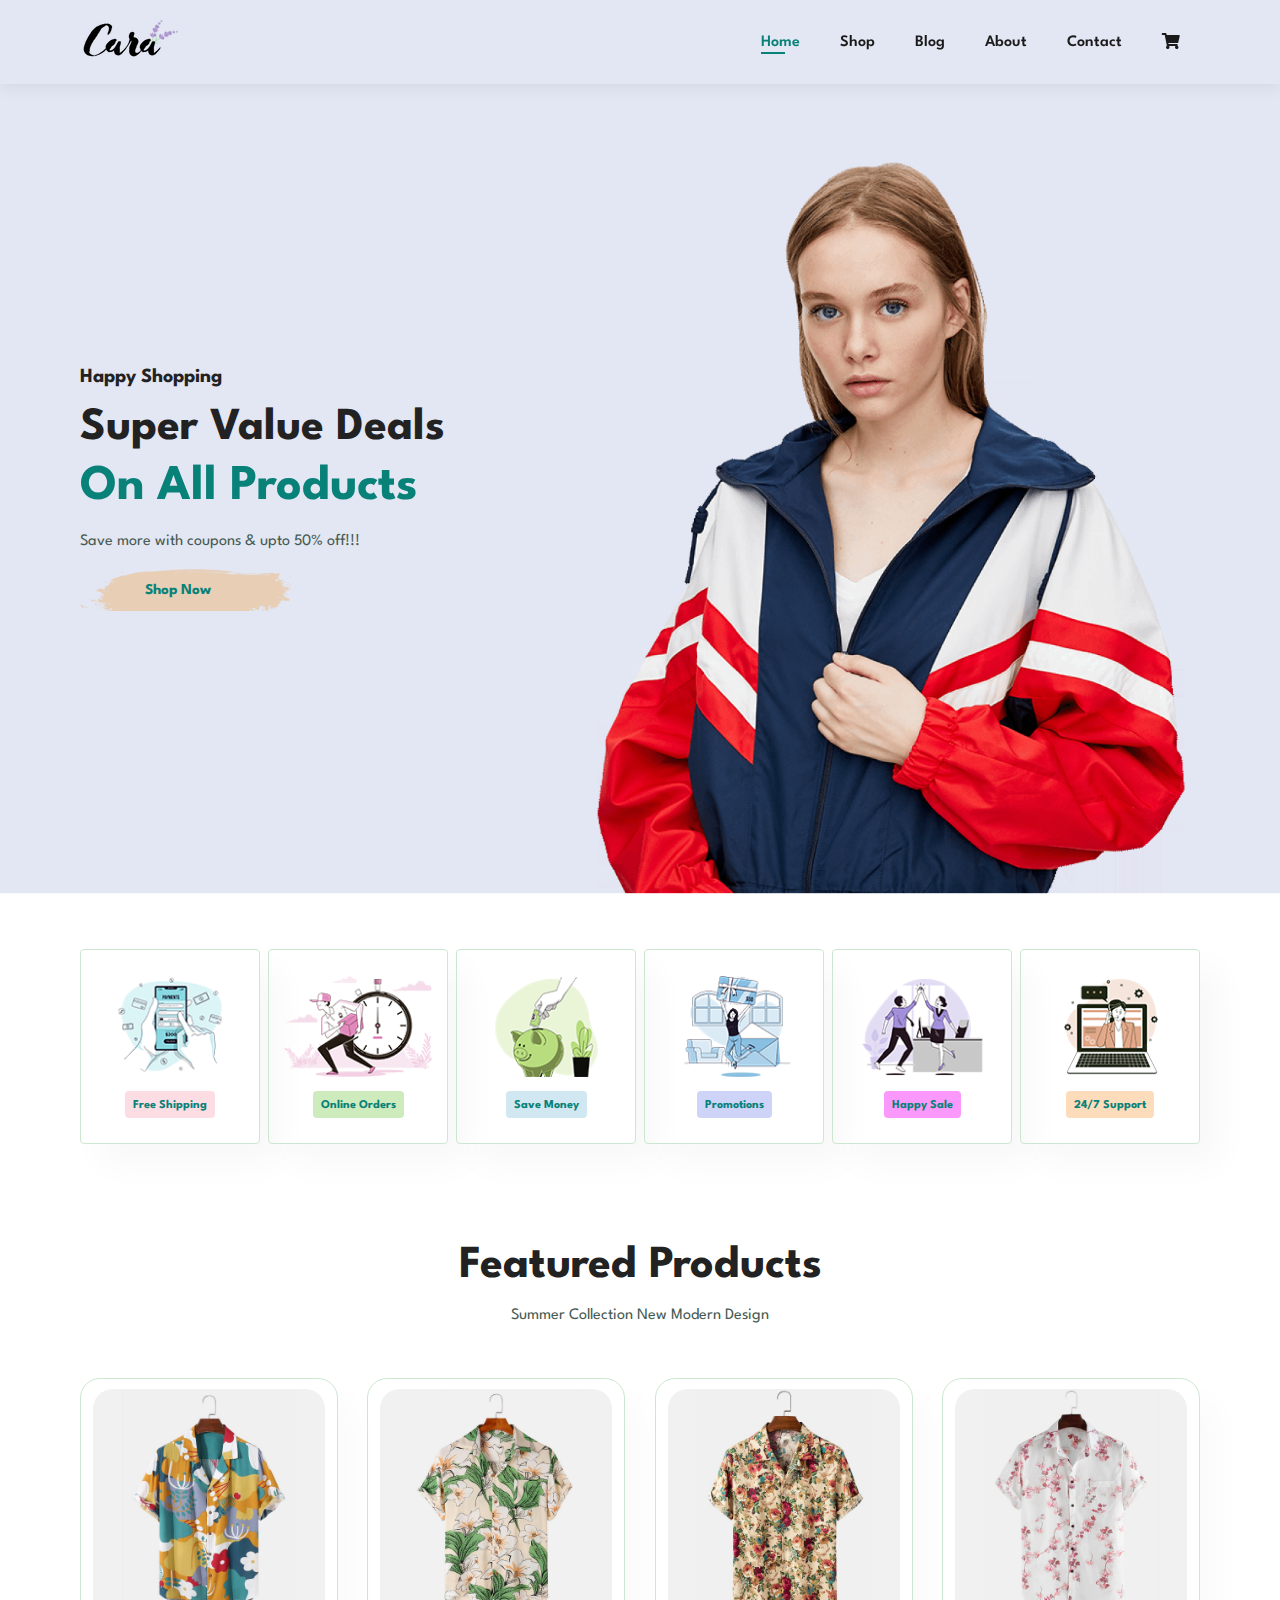
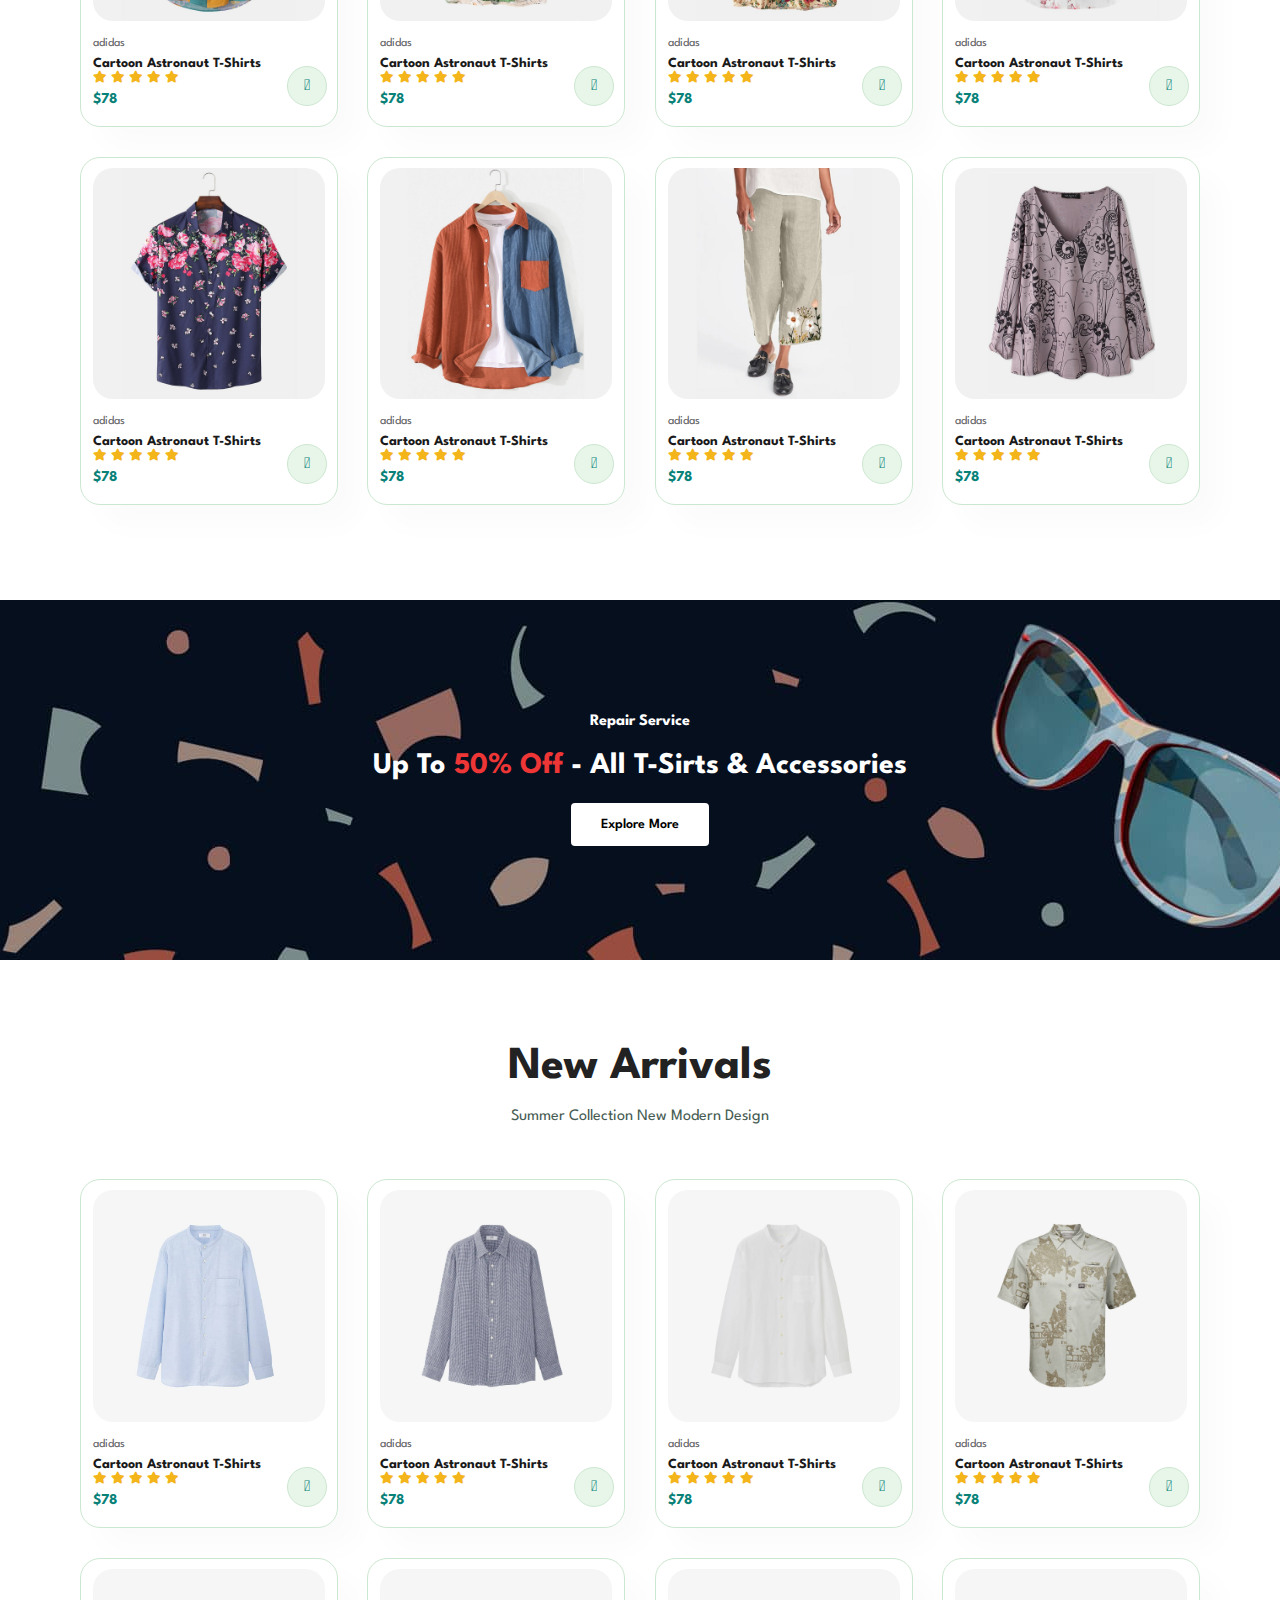
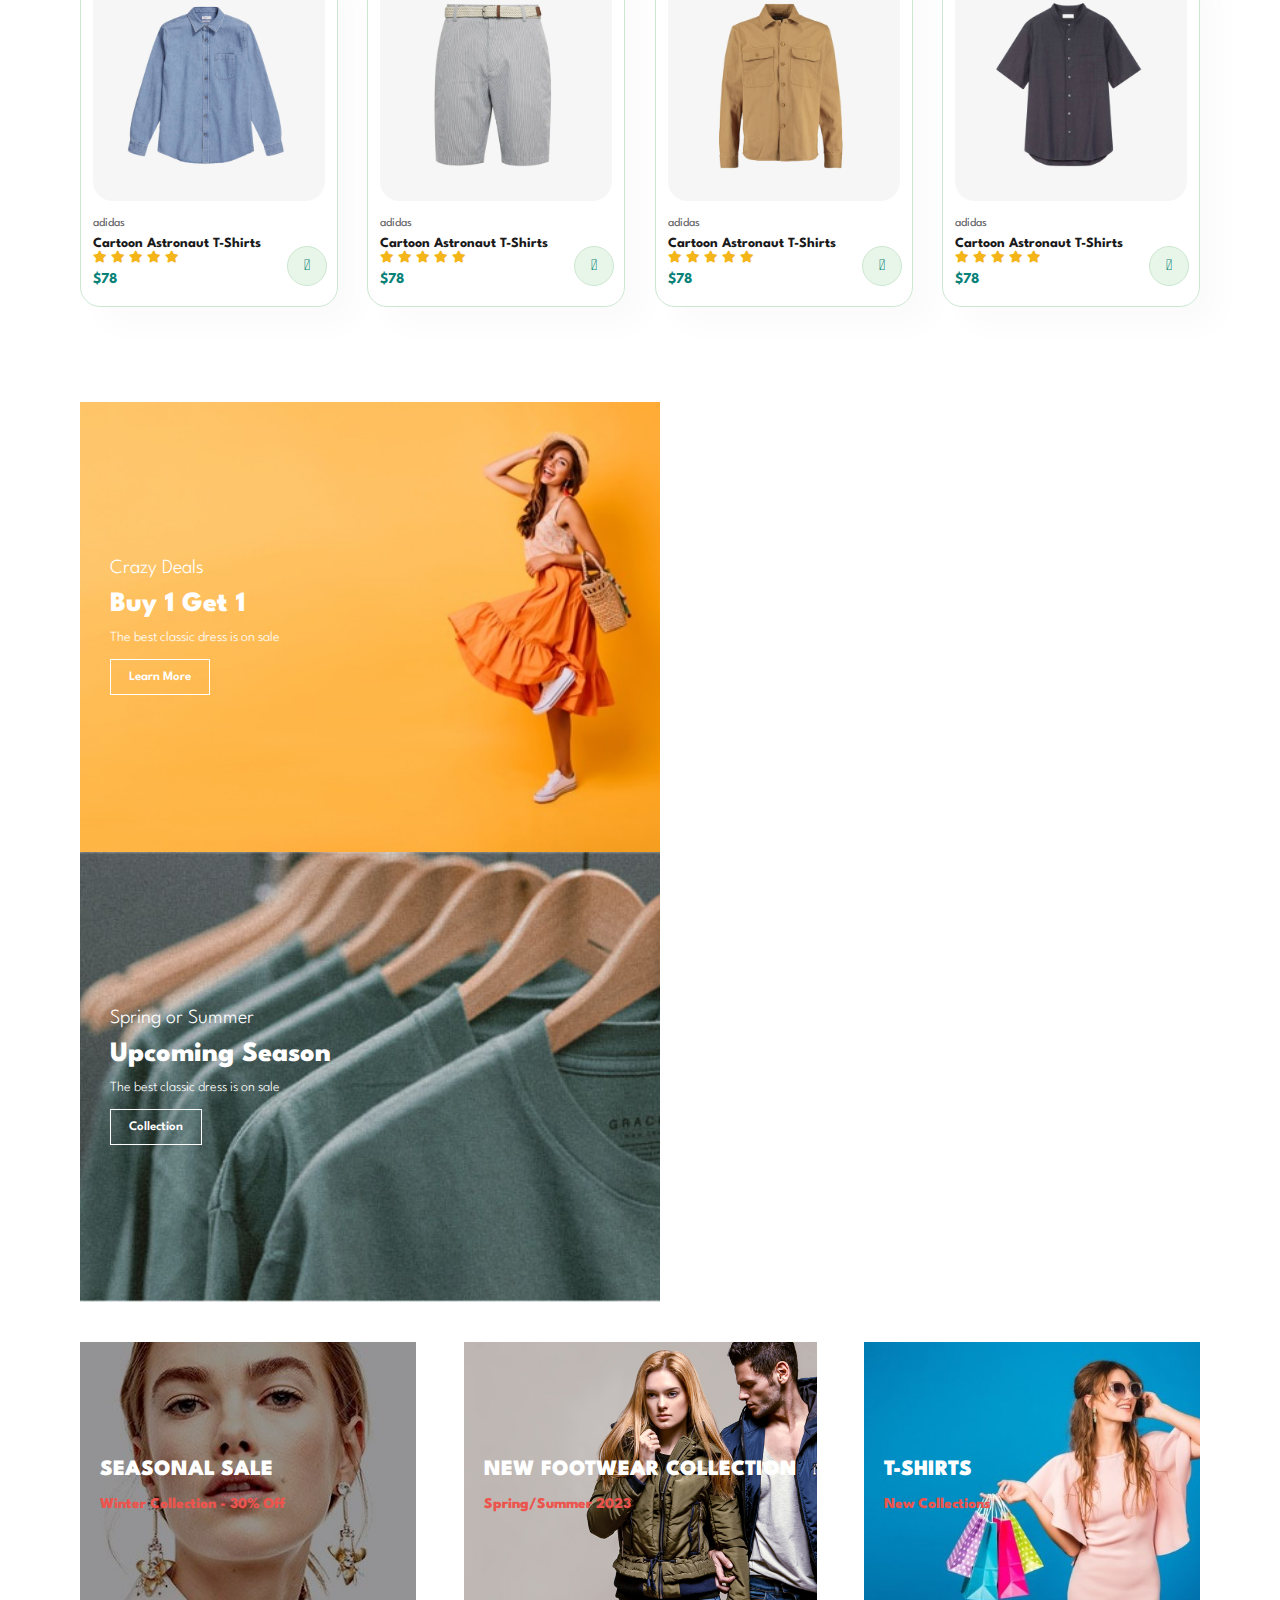
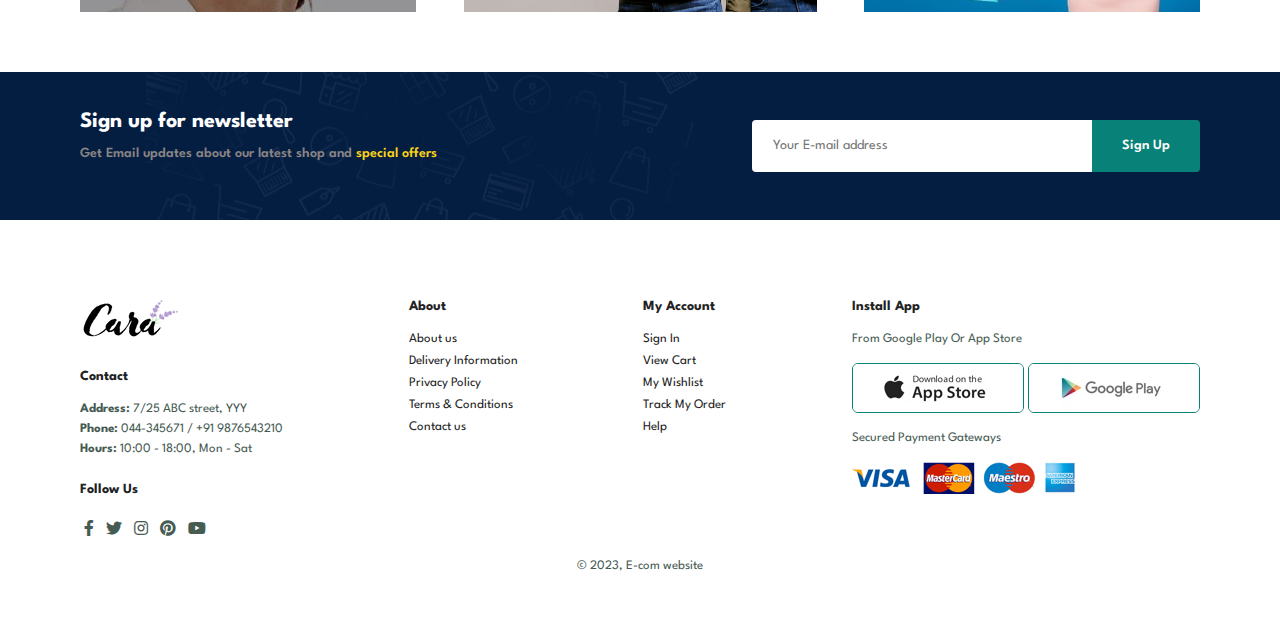
<file: index.html>
<!DOCTYPE html>
<html lang="en">
<head>
    <meta charset="UTF-8">
    <meta http-equiv="X-UA-Compatible" content="IE=edge">
    <meta name="viewport" content="width=device-width, initial-scale=1.0">
    <link rel="stylesheet" href="style.css">
    <link rel="stylesheet" href="https://pro.fontawesome.com/releases/v5.10.0/css/all.css" />
    <link rel="stylesheet" href="https://cdnjs.cloudflare.com/ajax/libs/font-awesome/5.15.1/css/all.min.css" integrity="sha512-+4zCK9k+qNFUR5X+cKL9EIR+ZOhtIloNl9GIKS57V1MyNsYpYcUrUeQc9vNfzsWfV28IaLL3i96P9sdNyeRssA==" crossorigin="anonymous" />
    <title>Home</title>
</head>
<body>
    <section id="header">
        <a href="#"><img src="img/logo.png" class="logo" alt=""></a>
        <div>
            <ul id="navbar">
                <li><a href="index.html" class="active">Home</a></li>
                <li><a href="shop.html">Shop</a></li>
                <li><a href="blog.html">Blog</a></li>
                <li><a href="about.html">About</a></li>
                <li><a href="contact.html">Contact</a></li>
                <li id="lg-bag"><a href="cart.html"><i class="fa fa-shopping-cart" aria-hidden="true"></i></a></li>
                <a href="#" id="close"><i class="fa fa-times"></i></a>
            </ul>
        </div>
        <div id="mobile">
            <a href="cart.html"><i class="fa fa-shopping-cart" aria-hidden="true"></i></a>
            <i id="bar" class="fas fa-outdent"></i>
            
        </div>
    </section>

    <section id="hero">
        <h4>Happy Shopping</h4>
        <h2>Super Value Deals</h2>
        <h1>On All Products</h1>
        <p>Save more with coupons & upto 50% off!!!</p>
        <a href="shop.html"><button>Shop Now</button></a>
    </section>

    <section id="feature" class="section-p1">
        <div class="fe-box">
            <img src="img/features/f1.png" alt="">
            <h6>Free  Shipping</h6>
        </div>
        <div class="fe-box">
            <img src="img/features/f2.png" alt="">
            <h6>Online Orders</h6>
        </div>
        <div class="fe-box">
            <img src="img/features/f3.png" alt="">
            <h6>Save Money</h6>
        </div>
        <div class="fe-box">
            <img src="img/features/f4.png" alt="">
            <h6>Promotions</h6>
        </div>
        <div class="fe-box">
            <img src="img/features/f5.png" alt="">
            <h6>Happy Sale</h6>
        </div>
        <div class="fe-box">
            <img src="img/features/f6.png" alt="">
            <h6>24/7 Support</h6>
        </div>
    </section>

    <section id="product1" class="section-p1">
        <h2>Featured Products</h2>
        <p>Summer Collection New Modern Design</p>
        <div class="pro-container">
            <div class="pro">
                <img src="img/products/f1.jpg" alt="">
                <div class="des">
                    <span>adidas</span>
                    <h5>Cartoon Astronaut T-Shirts</h5>
                    <div class="star">
                        <i class="fas fa-star"></i>
                        <i class="fas fa-star"></i>
                        <i class="fas fa-star"></i>
                        <i class="fas fa-star"></i>
                        <i class="fas fa-star"></i>
                    </div>
                    <h4>$78</h4>
                </div>
                <a href="#"><i class="fal fa-shopping-cart cart"></i></a>
            </div>
            <div class="pro">
                <img src="img/products/f2.jpg" alt="">
                <div class="des">
                    <span>adidas</span>
                    <h5>Cartoon Astronaut T-Shirts</h5>
                    <div class="star">
                        <i class="fas fa-star"></i>
                        <i class="fas fa-star"></i>
                        <i class="fas fa-star"></i>
                        <i class="fas fa-star"></i>
                        <i class="fas fa-star"></i>
                    </div>
                    <h4>$78</h4>
                </div>
                <a href="#"><i class="fal fa-shopping-cart cart"></i></a>
            </div>
            <div class="pro">
                <img src="img/products/f3.jpg" alt="">
                <div class="des">
                    <span>adidas</span>
                    <h5>Cartoon Astronaut T-Shirts</h5>
                    <div class="star">
                        <i class="fas fa-star"></i>
                        <i class="fas fa-star"></i>
                        <i class="fas fa-star"></i>
                        <i class="fas fa-star"></i>
                        <i class="fas fa-star"></i>
                    </div>
                    <h4>$78</h4>
                </div>
                <a href="#"><i class="fal fa-shopping-cart cart"></i></a>
            </div>
            <div class="pro">
                <img src="img/products/f4.jpg" alt="">
                <div class="des">
                    <span>adidas</span>
                    <h5>Cartoon Astronaut T-Shirts</h5>
                    <div class="star">
                        <i class="fas fa-star"></i>
                        <i class="fas fa-star"></i>
                        <i class="fas fa-star"></i>
                        <i class="fas fa-star"></i>
                        <i class="fas fa-star"></i>
                    </div>
                    <h4>$78</h4>
                </div>
                <a href="#"><i class="fal fa-shopping-cart cart"></i></a>
            </div>
            <div class="pro">
                <img src="img/products/f5.jpg" alt="">
                <div class="des">
                    <span>adidas</span>
                    <h5>Cartoon Astronaut T-Shirts</h5>
                    <div class="star">
                        <i class="fas fa-star"></i>
                        <i class="fas fa-star"></i>
                        <i class="fas fa-star"></i>
                        <i class="fas fa-star"></i>
                        <i class="fas fa-star"></i>
                    </div>
                    <h4>$78</h4>
                </div>
                <a href="#"><i class="fal fa-shopping-cart cart"></i></a>
            </div>
            <div class="pro">
                <img src="img/products/f6.jpg" alt="">
                <div class="des">
                    <span>adidas</span>
                    <h5>Cartoon Astronaut T-Shirts</h5>
                    <div class="star">
                        <i class="fas fa-star"></i>
                        <i class="fas fa-star"></i>
                        <i class="fas fa-star"></i>
                        <i class="fas fa-star"></i>
                        <i class="fas fa-star"></i>
                    </div>
                    <h4>$78</h4>
                </div>
                <a href="#"><i class="fal fa-shopping-cart cart"></i></a>
            </div>
            <div class="pro">
                <img src="img/products/f7.jpg" alt="">
                <div class="des">
                    <span>adidas</span>
                    <h5>Cartoon Astronaut T-Shirts</h5>
                    <div class="star">
                        <i class="fas fa-star"></i>
                        <i class="fas fa-star"></i>
                        <i class="fas fa-star"></i>
                        <i class="fas fa-star"></i>
                        <i class="fas fa-star"></i>
                    </div>
                    <h4>$78</h4>
                </div>
                <a href="#"><i class="fal fa-shopping-cart cart"></i></a>
            </div>
            <div class="pro">
                <img src="img/products/f8.jpg" alt="">
                <div class="des">
                    <span>adidas</span>
                    <h5>Cartoon Astronaut T-Shirts</h5>
                    <div class="star">
                        <i class="fas fa-star"></i>
                        <i class="fas fa-star"></i>
                        <i class="fas fa-star"></i>
                        <i class="fas fa-star"></i>
                        <i class="fas fa-star"></i>
                    </div>
                    <h4>$78</h4>
                </div>
                <a href="#"><i class="fal fa-shopping-cart cart"></i></a>
            </div>
        </div>
    </section>

    <section id="banner" class="section-m1">
        <h4>Repair Service</h4>
        <h2>Up To <span>50% Off</span> - All T-Sirts & Accessories</h2>
        <button class="normal">Explore More</button>
    </section>

    <section id="product1" class="section-p1">
        <h2>New Arrivals</h2>
        <p>Summer Collection New Modern Design</p>
        <div class="pro-container">
            <div class="pro">
                <img src="img/products/n1.jpg" alt="">
                <div class="des">
                    <span>adidas</span>
                    <h5>Cartoon Astronaut T-Shirts</h5>
                    <div class="star">
                        <i class="fas fa-star"></i>
                        <i class="fas fa-star"></i>
                        <i class="fas fa-star"></i>
                        <i class="fas fa-star"></i>
                        <i class="fas fa-star"></i>
                    </div>
                    <h4>$78</h4>
                </div>
                <a href="#"><i class="fal fa-shopping-cart cart"></i></a>
            </div>
            <div class="pro">
                <img src="img/products/n2.jpg" alt="">
                <div class="des">
                    <span>adidas</span>
                    <h5>Cartoon Astronaut T-Shirts</h5>
                    <div class="star">
                        <i class="fas fa-star"></i>
                        <i class="fas fa-star"></i>
                        <i class="fas fa-star"></i>
                        <i class="fas fa-star"></i>
                        <i class="fas fa-star"></i>
                    </div>
                    <h4>$78</h4>
                </div>
                <a href="#"><i class="fal fa-shopping-cart cart"></i></a>
            </div>
            <div class="pro">
                <img src="img/products/n3.jpg" alt="">
                <div class="des">
                    <span>adidas</span>
                    <h5>Cartoon Astronaut T-Shirts</h5>
                    <div class="star">
                        <i class="fas fa-star"></i>
                        <i class="fas fa-star"></i>
                        <i class="fas fa-star"></i>
                        <i class="fas fa-star"></i>
                        <i class="fas fa-star"></i>
                    </div>
                    <h4>$78</h4>
                </div>
                <a href="#"><i class="fal fa-shopping-cart cart"></i></a>
            </div>
            <div class="pro">
                <img src="img/products/n4.jpg" alt="">
                <div class="des">
                    <span>adidas</span>
                    <h5>Cartoon Astronaut T-Shirts</h5>
                    <div class="star">
                        <i class="fas fa-star"></i>
                        <i class="fas fa-star"></i>
                        <i class="fas fa-star"></i>
                        <i class="fas fa-star"></i>
                        <i class="fas fa-star"></i>
                    </div>
                    <h4>$78</h4>
                </div>
                <a href="#"><i class="fal fa-shopping-cart cart"></i></a>
            </div>
            <div class="pro">
                <img src="img/products/n5.jpg" alt="">
                <div class="des">
                    <span>adidas</span>
                    <h5>Cartoon Astronaut T-Shirts</h5>
                    <div class="star">
                        <i class="fas fa-star"></i>
                        <i class="fas fa-star"></i>
                        <i class="fas fa-star"></i>
                        <i class="fas fa-star"></i>
                        <i class="fas fa-star"></i>
                    </div>
                    <h4>$78</h4>
                </div>
                <a href="#"><i class="fal fa-shopping-cart cart"></i></a>
            </div>
            <div class="pro">
                <img src="img/products/n6.jpg" alt="">
                <div class="des">
                    <span>adidas</span>
                    <h5>Cartoon Astronaut T-Shirts</h5>
                    <div class="star">
                        <i class="fas fa-star"></i>
                        <i class="fas fa-star"></i>
                        <i class="fas fa-star"></i>
                        <i class="fas fa-star"></i>
                        <i class="fas fa-star"></i>
                    </div>
                    <h4>$78</h4>
                </div>
                <a href="#"><i class="fal fa-shopping-cart cart"></i></a>
            </div>
            <div class="pro">
                <img src="img/products/n7.jpg" alt="">
                <div class="des">
                    <span>adidas</span>
                    <h5>Cartoon Astronaut T-Shirts</h5>
                    <div class="star">
                        <i class="fas fa-star"></i>
                        <i class="fas fa-star"></i>
                        <i class="fas fa-star"></i>
                        <i class="fas fa-star"></i>
                        <i class="fas fa-star"></i>
                    </div>
                    <h4>$78</h4>
                </div>
                <a href="#"><i class="fal fa-shopping-cart cart"></i></a>
            </div>
            <div class="pro">
                <img src="img/products/n8.jpg" alt="">
                <div class="des">
                    <span>adidas</span>
                    <h5>Cartoon Astronaut T-Shirts</h5>
                    <div class="star">
                        <i class="fas fa-star"></i>
                        <i class="fas fa-star"></i>
                        <i class="fas fa-star"></i>
                        <i class="fas fa-star"></i>
                        <i class="fas fa-star"></i>
                    </div>
                    <h4>$78</h4>
                </div>
                <a href="#"><i class="fal fa-shopping-cart cart"></i></a>
            </div>
        </div>
    </section>

    <section id="sm-banner" class="section-p1">
        <div class="banner-box">
            <h4>Crazy Deals</h4>
            <h2>Buy 1 Get 1</h2>
            <span>The best classic dress is on sale</span>
            <button class="white">Learn More</button>
        </div>
        <div class="banner-box banner-box2">
            <h4>Spring or Summer</h4>
            <h2>Upcoming Season</h2>
            <span>The best classic dress is on sale</span>
            <button class="white">Collection</button>
        </div>
    </section>

    <section id="banner3">
        <div class="banner-box">
            <h2>SEASONAL SALE</h2>
            <h3>Winter Collection - 30% Off</h3>
        </div>
        <div class="banner-box banner-box2">
            <h2>NEW FOOTWEAR COLLECTION</h2>
            <h3>Spring/Summer 2023</h3>
        </div>
        <div class="banner-box banner-box3">
            <h2>T-SHIRTS</h2>
            <h3>New Collections</h3>
        </div>
    </section>

    <section id="newsletter" class="section-p1 section-m1">
        <div class="newstext">
            <h4>Sign up for newsletter</h4>
            <p>Get Email updates about our latest shop and <span> special offers</span></p>
        </div>
        <div class="form">
            <input type="text" placeholder="Your E-mail address">
            <button class="normal">Sign Up</button>
        </div>
    </section>

    <footer class="section-p1">
        <div class="col">
            <img class="logo" src="img/logo.png" alt="">
            <h4>Contact</h4>
            <p><strong>Address: </strong> 7/25 ABC street, YYY</p>
            <p><strong>Phone: </strong>044-345671 / +91 9876543210</p>
            <p><strong>Hours: </strong>10:00 - 18:00, Mon - Sat</p>
            <div class="follow">
                <h4>Follow Us</h4>
                <div class="icon">
                    <i class="fab fa-facebook-f"></i>
                    <i class="fab fa-twitter"></i>
                    <i class="fab fa-instagram"></i>
                    <i class="fab fa-pinterest"></i>
                    <i class="fab fa-youtube"></i>
                </div>
            </div>
        </div>

        <div class="col">
            <h4>About</h4>
            <a href="#">About us</a>
            <a href="#">Delivery Information</a>
            <a href="#">Privacy Policy</a>
            <a href="#">Terms & Conditions</a>
            <a href="#">Contact us</a>
        </div>

        <div class="col">
            <h4>My Account</h4>
            <a href="#">Sign In</a>
            <a href="#">View Cart</a>
            <a href="#">My Wishlist</a>
            <a href="#">Track My Order</a>
            <a href="#">Help</a>
        </div>

        <div class="col install">
            <h4>Install App</h4>
            <p>From Google Play Or App Store</p>
            <div class="row">
                <img src="img/pay/app.jpg" alt="">
                <img src="img/pay/play.jpg" alt="">
            </div>
            <p>Secured Payment Gateways</p>
            <img src="img/pay/pay.png" alt="">

        </div>

        <div class="copyright">
            <p>© 2023, E-com website</p>
        </div>

    </footer>



    <script src="main.js"></script>
    
</body>
</html>
</file>
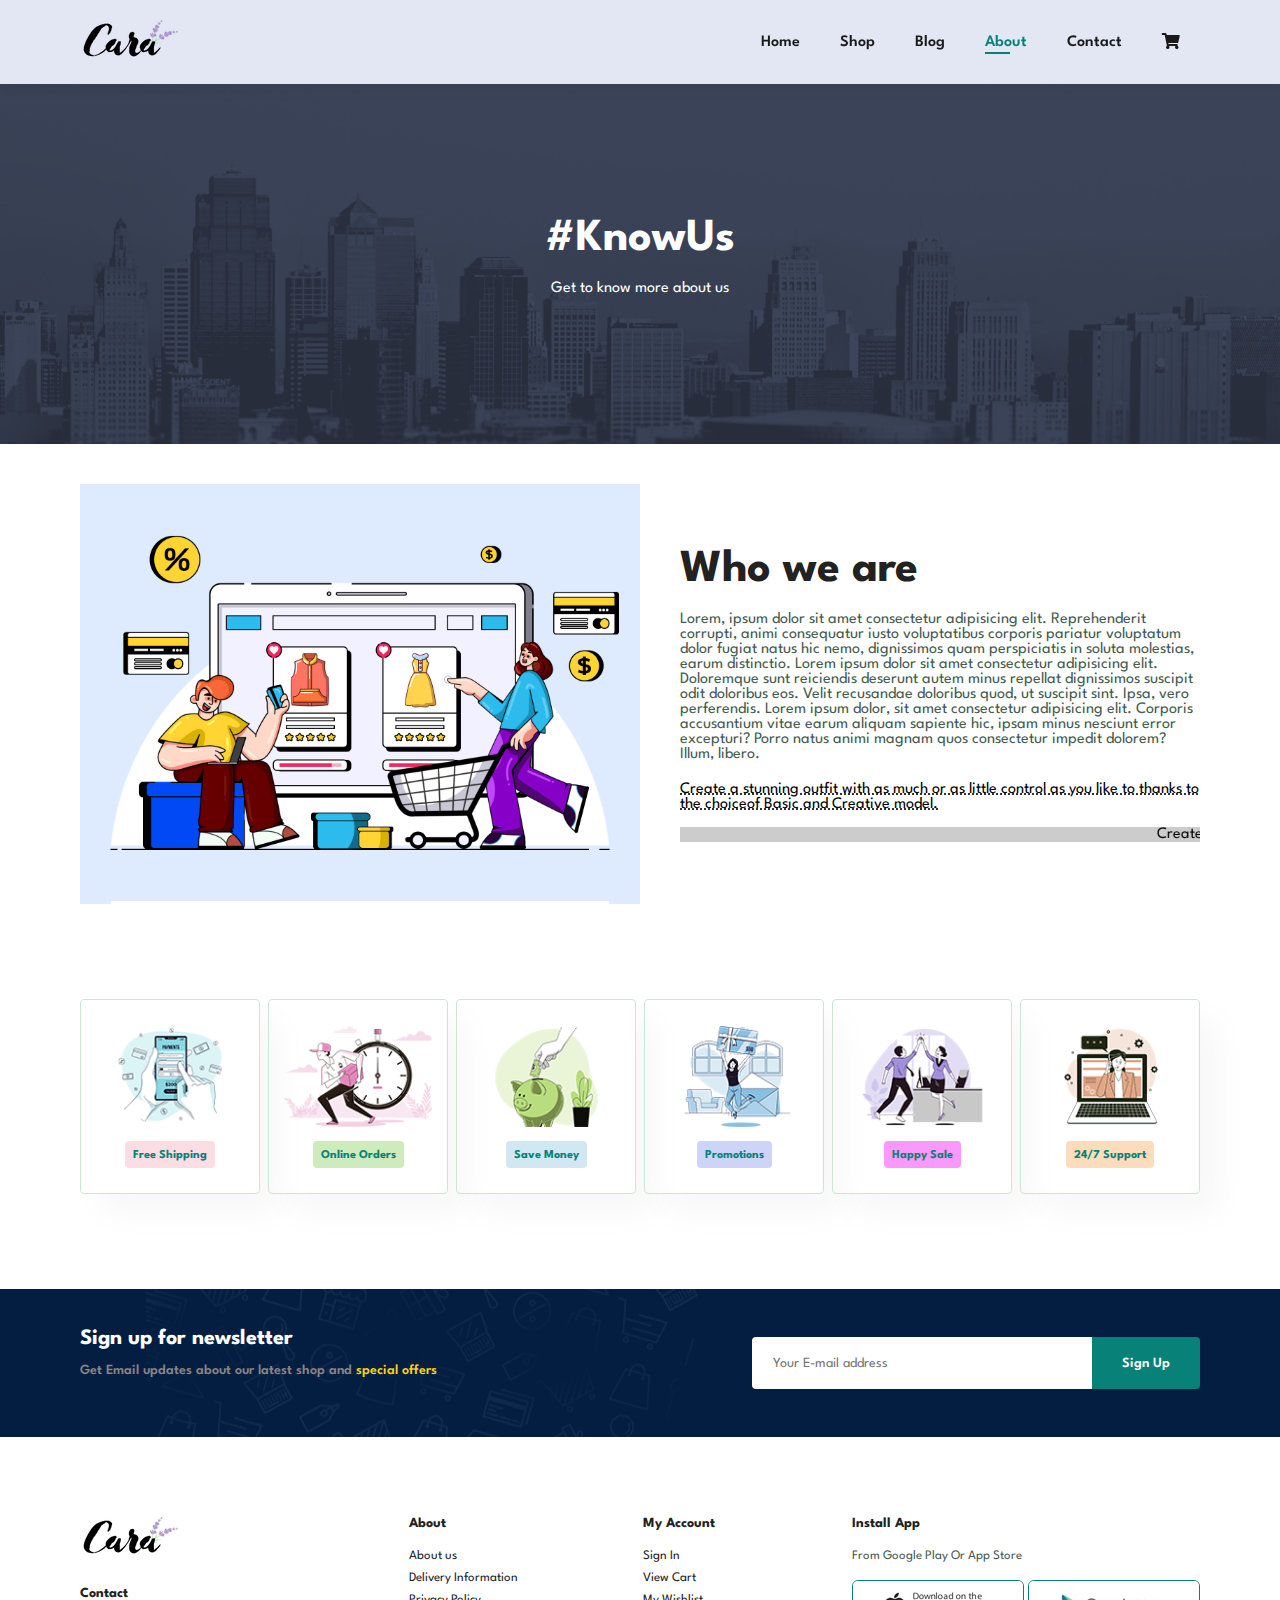
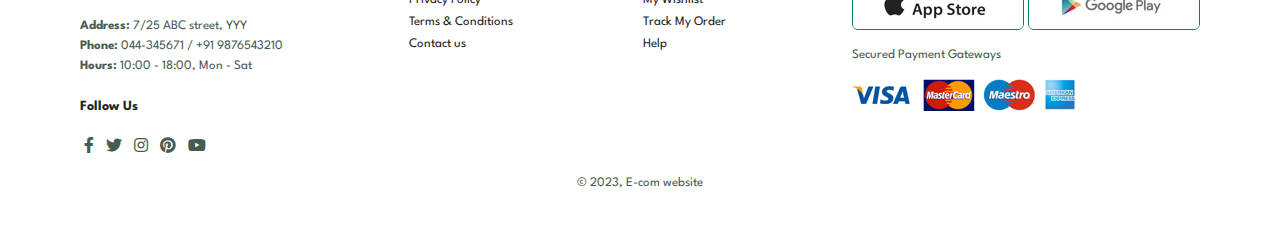
<file: about.html>
<!DOCTYPE html>
<html lang="en">
<head>
    <meta charset="UTF-8">
    <meta http-equiv="X-UA-Compatible" content="IE=edge">
    <meta name="viewport" content="width=device-width, initial-scale=1.0">
    <link rel="stylesheet" href="style.css">
    <link rel="stylesheet" href="https://pro.fontawesome.com/releases/v5.10.0/css/all.css" />
    <link rel="stylesheet" href="https://cdnjs.cloudflare.com/ajax/libs/font-awesome/5.15.1/css/all.min.css" integrity="sha512-+4zCK9k+qNFUR5X+cKL9EIR+ZOhtIloNl9GIKS57V1MyNsYpYcUrUeQc9vNfzsWfV28IaLL3i96P9sdNyeRssA==" crossorigin="anonymous" />
    <title>About</title>
</head>
<body>
    <section id="header">
        <a href="#"><img src="img/logo.png" class="logo" alt=""></a>
        <div>
            <ul id="navbar">
                <li><a href="index.html">Home</a></li>
                <li><a href="shop.html">Shop</a></li>
                <li><a href="blog.html">Blog</a></li>
                <li><a href="about.html" class="active">About</a></li>
                <li><a href="contact.html">Contact</a></li>
                <li id="lg-bag"><a href="cart.html"><i class="fa fa-shopping-cart" aria-hidden="true"></i></a></li>
                <a href="#" id="close"><i class="fa fa-times"></i></a>
            </ul>
        </div>
        <div id="mobile">
            <a href="cart.html"><i class="fa fa-shopping-cart" aria-hidden="true"></i></a>
            <i id="bar" class="fas fa-outdent"></i>
            
        </div>
    </section>

    <section id="page-header" class="about-header">
        <h2>#KnowUs</h2>
        <p>Get to know more about us</p>
    </section>

    <section id="about-head" class="section-p1">
        <img src="img/about/a6.jpg" alt="">
        <div>
            <h2>Who we are</h2>
            <p>Lorem, ipsum dolor sit amet consectetur adipisicing elit. Reprehenderit corrupti, animi consequatur iusto voluptatibus corporis pariatur voluptatum dolor fugiat natus hic nemo, dignissimos quam perspiciatis in soluta molestias, earum distinctio. Lorem ipsum dolor sit amet consectetur adipisicing elit. Doloremque sunt reiciendis deserunt autem minus repellat dignissimos suscipit odit doloribus eos. Velit recusandae doloribus quod, ut suscipit sint. Ipsa, vero perferendis. Lorem ipsum dolor, sit amet consectetur adipisicing elit. Corporis accusantium vitae earum aliquam sapiente hic, ipsam minus nesciunt error excepturi? Porro natus animi magnam quos consectetur impedit dolorem? Illum, libero.</p>
            <abbr title=" title">Create a stunning outfit with as much or as little control as you like to thanks to the choiceof Basic and Creative model.</abbr>
            <br><br>
            <marquee bgcolor="#ccc" loop="-1" scrollamount="5" width="100%">Create a stunning outfit with as much or as little control as you like to thanks to the choiceof Basic and Creative model.</marquee>
        </div>
    </section>

    <section id="feature" class="section-p1">
        <div class="fe-box">
            <img src="img/features/f1.png" alt="">
            <h6>Free  Shipping</h6>
        </div>
        <div class="fe-box">
            <img src="img/features/f2.png" alt="">
            <h6>Online Orders</h6>
        </div>
        <div class="fe-box">
            <img src="img/features/f3.png" alt="">
            <h6>Save Money</h6>
        </div>
        <div class="fe-box">
            <img src="img/features/f4.png" alt="">
            <h6>Promotions</h6>
        </div>
        <div class="fe-box">
            <img src="img/features/f5.png" alt="">
            <h6>Happy Sale</h6>
        </div>
        <div class="fe-box">
            <img src="img/features/f6.png" alt="">
            <h6>24/7 Support</h6>
        </div>
    </section>

    <section id="newsletter" class="section-p1 section-m1">
        <div class="newstext">
            <h4>Sign up for newsletter</h4>
            <p>Get Email updates about our latest shop and <span> special offers</span></p>
        </div>
        <div class="form">
            <input type="text" placeholder="Your E-mail address">
            <button class="normal">Sign Up</button>
        </div>
    </section>

    <footer class="section-p1">
        <div class="col">
            <img class="logo" src="img/logo.png" alt="">
            <h4>Contact</h4>
            <p><strong>Address: </strong> 7/25 ABC street, YYY</p>
            <p><strong>Phone: </strong>044-345671 / +91 9876543210</p>
            <p><strong>Hours: </strong>10:00 - 18:00, Mon - Sat</p>
            <div class="follow">
                <h4>Follow Us</h4>
                <div class="icon">
                    <i class="fab fa-facebook-f"></i>
                    <i class="fab fa-twitter"></i>
                    <i class="fab fa-instagram"></i>
                    <i class="fab fa-pinterest"></i>
                    <i class="fab fa-youtube"></i>
                </div>
            </div>
        </div>

        <div class="col">
            <h4>About</h4>
            <a href="#">About us</a>
            <a href="#">Delivery Information</a>
            <a href="#">Privacy Policy</a>
            <a href="#">Terms & Conditions</a>
            <a href="#">Contact us</a>
        </div>

        <div class="col">
            <h4>My Account</h4>
            <a href="#">Sign In</a>
            <a href="#">View Cart</a>
            <a href="#">My Wishlist</a>
            <a href="#">Track My Order</a>
            <a href="#">Help</a>
        </div>

        <div class="col install">
            <h4>Install App</h4>
            <p>From Google Play Or App Store</p>
            <div class="row">
                <img src="img/pay/app.jpg" alt="">
                <img src="img/pay/play.jpg" alt="">
            </div>
            <p>Secured Payment Gateways</p>
            <img src="img/pay/pay.png" alt="">

        </div>

        <div class="copyright">
            <p>© 2023, E-com website</p>
        </div>

    </footer>



    <script src="main.js"></script>
    
</body>
</html>
</file>
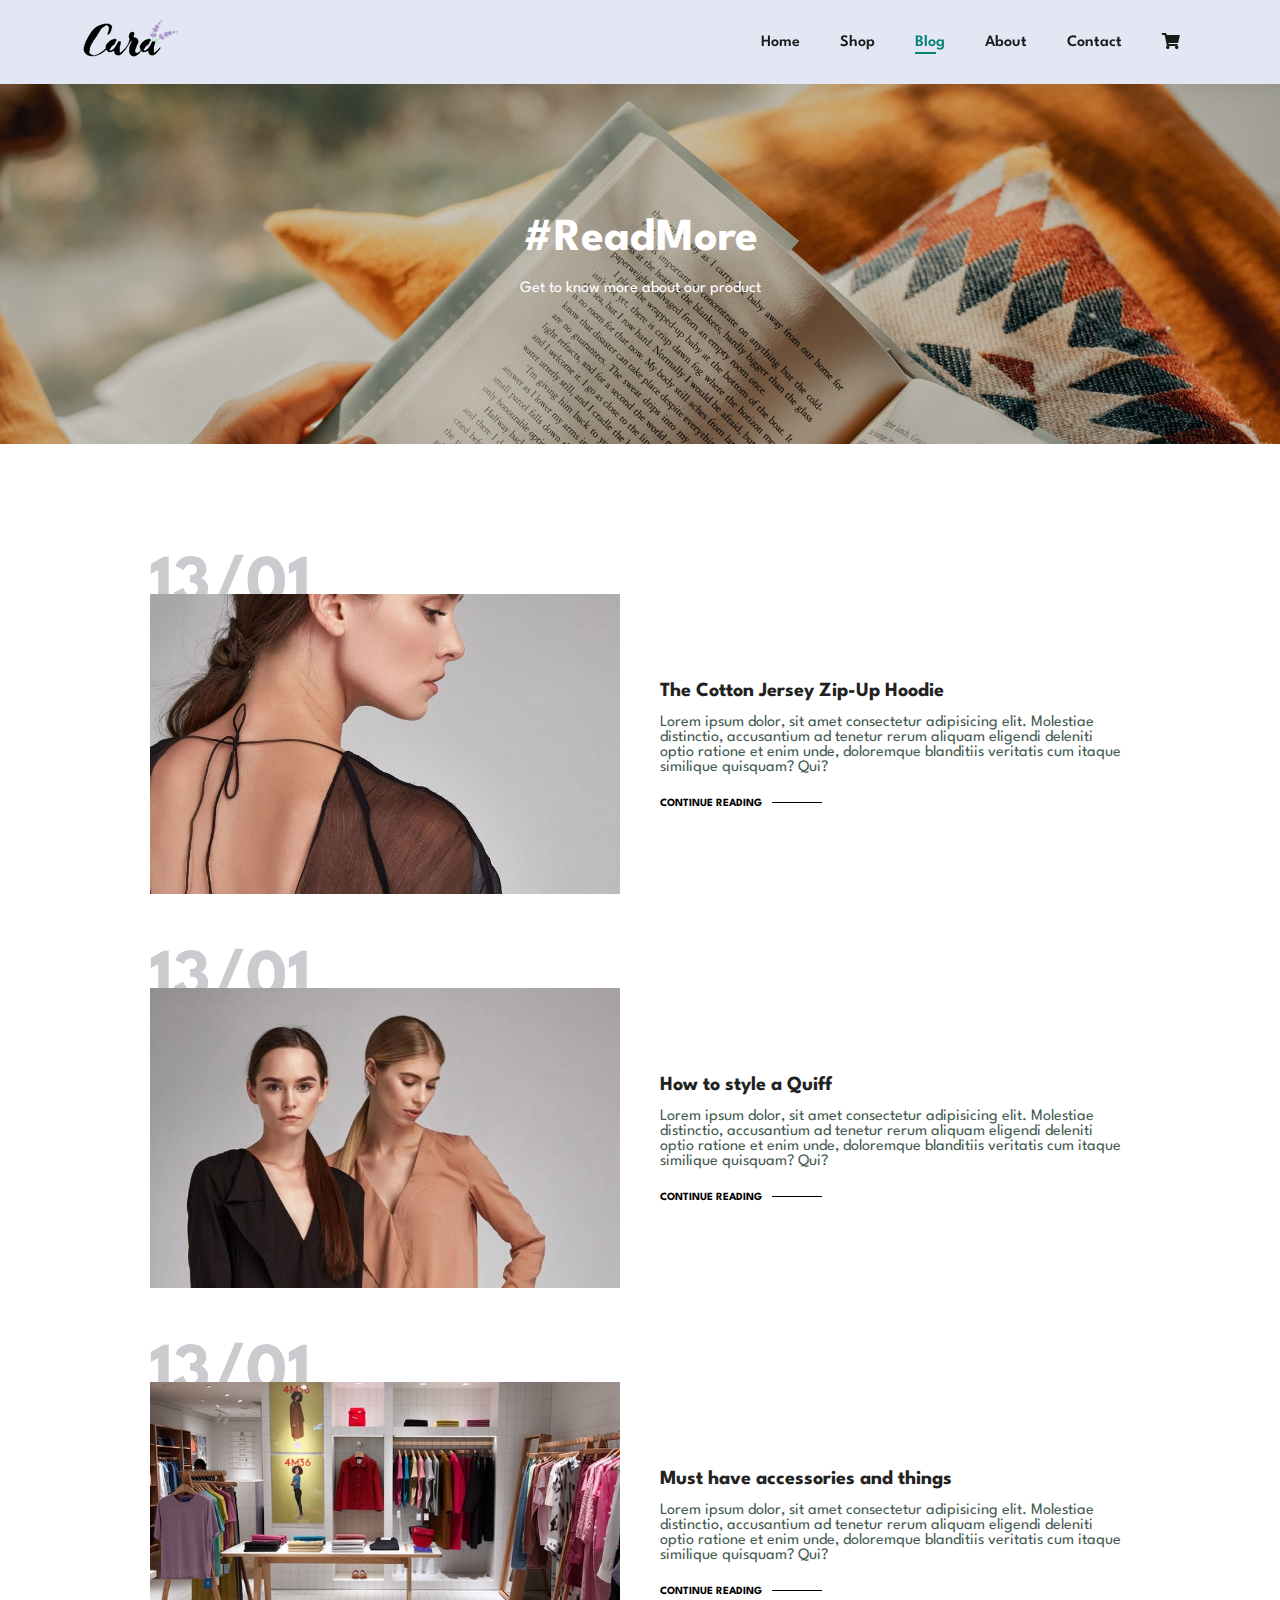
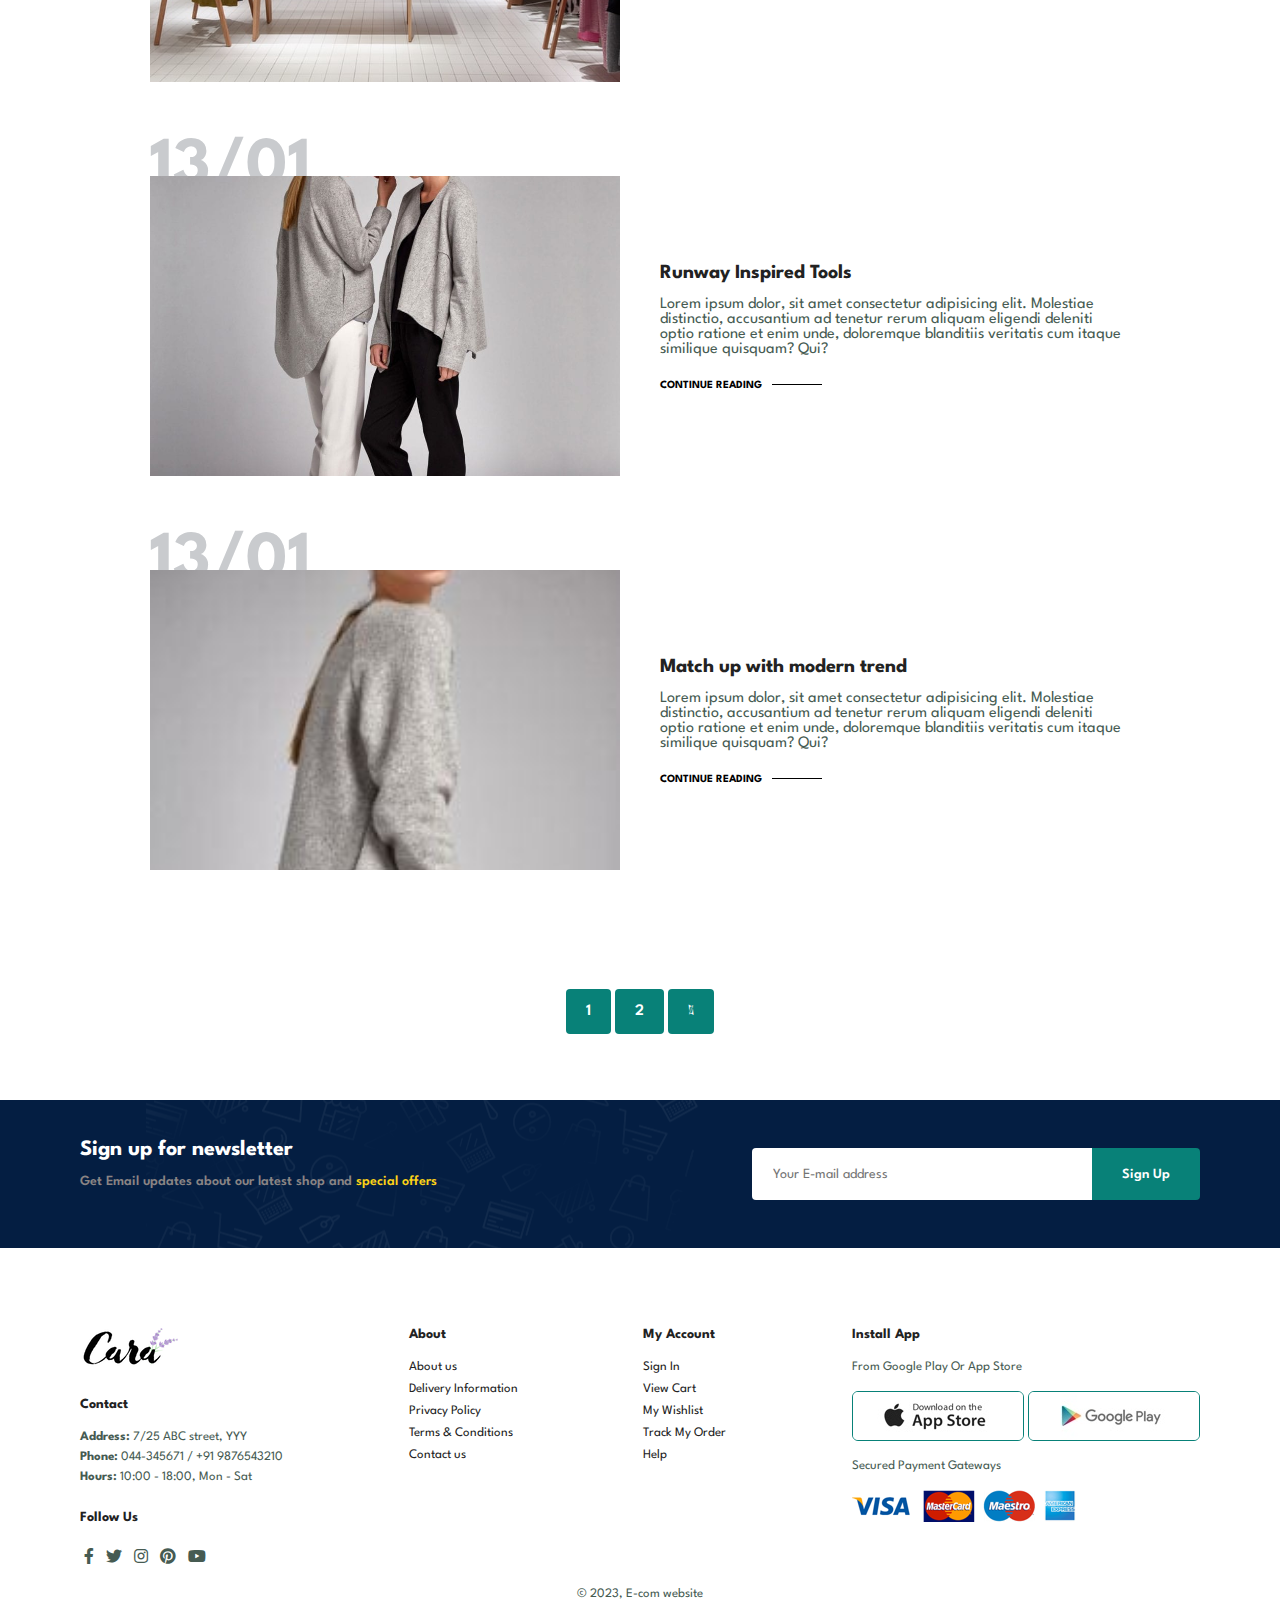
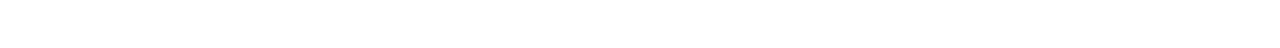
<file: blog.html>
<!DOCTYPE html>
<html lang="en">
<head>
    <meta charset="UTF-8">
    <meta http-equiv="X-UA-Compatible" content="IE=edge">
    <meta name="viewport" content="width=device-width, initial-scale=1.0">
    <link rel="stylesheet" href="style.css">
    <link rel="stylesheet" href="https://pro.fontawesome.com/releases/v5.10.0/css/all.css" />
    <link rel="stylesheet" href="https://cdnjs.cloudflare.com/ajax/libs/font-awesome/5.15.1/css/all.min.css" integrity="sha512-+4zCK9k+qNFUR5X+cKL9EIR+ZOhtIloNl9GIKS57V1MyNsYpYcUrUeQc9vNfzsWfV28IaLL3i96P9sdNyeRssA==" crossorigin="anonymous" />
    <title>Blog</title>
</head>
<body>
    <section id="header">
        <a href="#"><img src="img/logo.png" class="logo" alt=""></a>
        <div>
            <ul id="navbar">
                <li><a href="index.html">Home</a></li>
                <li><a href="shop.html">Shop</a></li>
                <li><a href="blog.html" class="active">Blog</a></li>
                <li><a href="about.html">About</a></li>
                <li><a href="contact.html">Contact</a></li>
                <li id="lg-bag"><a href="cart.html"><i class="fa fa-shopping-cart" aria-hidden="true"></i></a></li>
                <a href="#" id="close"><i class="fa fa-times"></i></a>
            </ul>
        </div>
        <div id="mobile">
            <a href="cart.html"><i class="fa fa-shopping-cart" aria-hidden="true"></i></a>
            <i id="bar" class="fas fa-outdent"></i>
            
        </div>
    </section>

    <section id="page-header" class="blog-header">
        <h2>#ReadMore</h2>
        <p>Get to know more about our product</p>
    </section>

    <section id="blog"> 
        <div class="blog-box">
            <div class="blog-img">
                <img src="img/blog/b1.jpg" alt="">
            </div>
            <div class="blog-details">
                <h4>The Cotton Jersey Zip-Up Hoodie</h4>
                <p>Lorem ipsum dolor, sit amet consectetur adipisicing elit. Molestiae distinctio, accusantium ad tenetur rerum aliquam eligendi deleniti optio ratione et enim unde, doloremque blanditiis veritatis cum itaque similique quisquam? Qui?</p>
                <a href="#">CONTINUE READING</a>
            </div>
            <h1>13/01</h1>
        </div>
        <div class="blog-box">
            <div class="blog-img">
                <img src="img/blog/b2.jpg" alt="">
            </div>
            <div class="blog-details">
                <h4>How to style a Quiff</h4>
                <p>Lorem ipsum dolor, sit amet consectetur adipisicing elit. Molestiae distinctio, accusantium ad tenetur rerum aliquam eligendi deleniti optio ratione et enim unde, doloremque blanditiis veritatis cum itaque similique quisquam? Qui?</p>
                <a href="#">CONTINUE READING</a>
            </div>
            <h1>13/01</h1>
        </div>
        <div class="blog-box">
            <div class="blog-img">
                <img src="img/blog/b3.jpg" alt="">
            </div>
            <div class="blog-details">
                <h4>Must have accessories and things</h4>
                <p>Lorem ipsum dolor, sit amet consectetur adipisicing elit. Molestiae distinctio, accusantium ad tenetur rerum aliquam eligendi deleniti optio ratione et enim unde, doloremque blanditiis veritatis cum itaque similique quisquam? Qui?</p>
                <a href="#">CONTINUE READING</a>
            </div>
            <h1>13/01</h1>
        </div>
        <div class="blog-box">
            <div class="blog-img">
                <img src="img/blog/b4.jpg" alt="">
            </div>
            <div class="blog-details">
                <h4>Runway Inspired Tools</h4>
                <p>Lorem ipsum dolor, sit amet consectetur adipisicing elit. Molestiae distinctio, accusantium ad tenetur rerum aliquam eligendi deleniti optio ratione et enim unde, doloremque blanditiis veritatis cum itaque similique quisquam? Qui?</p>
                <a href="#">CONTINUE READING</a>
            </div>
            <h1>13/01</h1>
        </div>
        <div class="blog-box">
            <div class="blog-img">
                <img src="img/blog/b5.jpg" alt="">
            </div>
            <div class="blog-details">
                <h4>Match up with modern trend</h4>
                <p>Lorem ipsum dolor, sit amet consectetur adipisicing elit. Molestiae distinctio, accusantium ad tenetur rerum aliquam eligendi deleniti optio ratione et enim unde, doloremque blanditiis veritatis cum itaque similique quisquam? Qui?</p>
                <a href="#">CONTINUE READING</a>
            </div>
            <h1>13/01</h1>
        </div>
    </section>

    <section id="pagination" class="section-p1">
        <a href="#">1</a>
        <a href="#">2</a>
        <a href="#"><i class="fal fa-long-arrow-alt-right"></i></a>
    </section>

    <section id="newsletter" class="section-p1 section-m1">
        <div class="newstext">
            <h4>Sign up for newsletter</h4>
            <p>Get Email updates about our latest shop and <span> special offers</span></p>
        </div>
        <div class="form">
            <input type="text" placeholder="Your E-mail address">
            <button class="normal">Sign Up</button>
        </div>
    </section>

    <footer class="section-p1">
        <div class="col">
            <img class="logo" src="img/logo.png" alt="">
            <h4>Contact</h4>
            <p><strong>Address: </strong> 7/25 ABC street, YYY</p>
            <p><strong>Phone: </strong>044-345671 / +91 9876543210</p>
            <p><strong>Hours: </strong>10:00 - 18:00, Mon - Sat</p>
            <div class="follow">
                <h4>Follow Us</h4>
                <div class="icon">
                    <i class="fab fa-facebook-f"></i>
                    <i class="fab fa-twitter"></i>
                    <i class="fab fa-instagram"></i>
                    <i class="fab fa-pinterest"></i>
                    <i class="fab fa-youtube"></i>
                </div>
            </div>
        </div>

        <div class="col">
            <h4>About</h4>
            <a href="#">About us</a>
            <a href="#">Delivery Information</a>
            <a href="#">Privacy Policy</a>
            <a href="#">Terms & Conditions</a>
            <a href="#">Contact us</a>
        </div>

        <div class="col">
            <h4>My Account</h4>
            <a href="#">Sign In</a>
            <a href="#">View Cart</a>
            <a href="#">My Wishlist</a>
            <a href="#">Track My Order</a>
            <a href="#">Help</a>
        </div>

        <div class="col install">
            <h4>Install App</h4>
            <p>From Google Play Or App Store</p>
            <div class="row">
                <img src="img/pay/app.jpg" alt="">
                <img src="img/pay/play.jpg" alt="">
            </div>
            <p>Secured Payment Gateways</p>
            <img src="img/pay/pay.png" alt="">

        </div>

        <div class="copyright">
            <p>© 2023, E-com website</p>
        </div>

    </footer>



    <script src="main.js"></script>
    
</body>
</html>
</file>
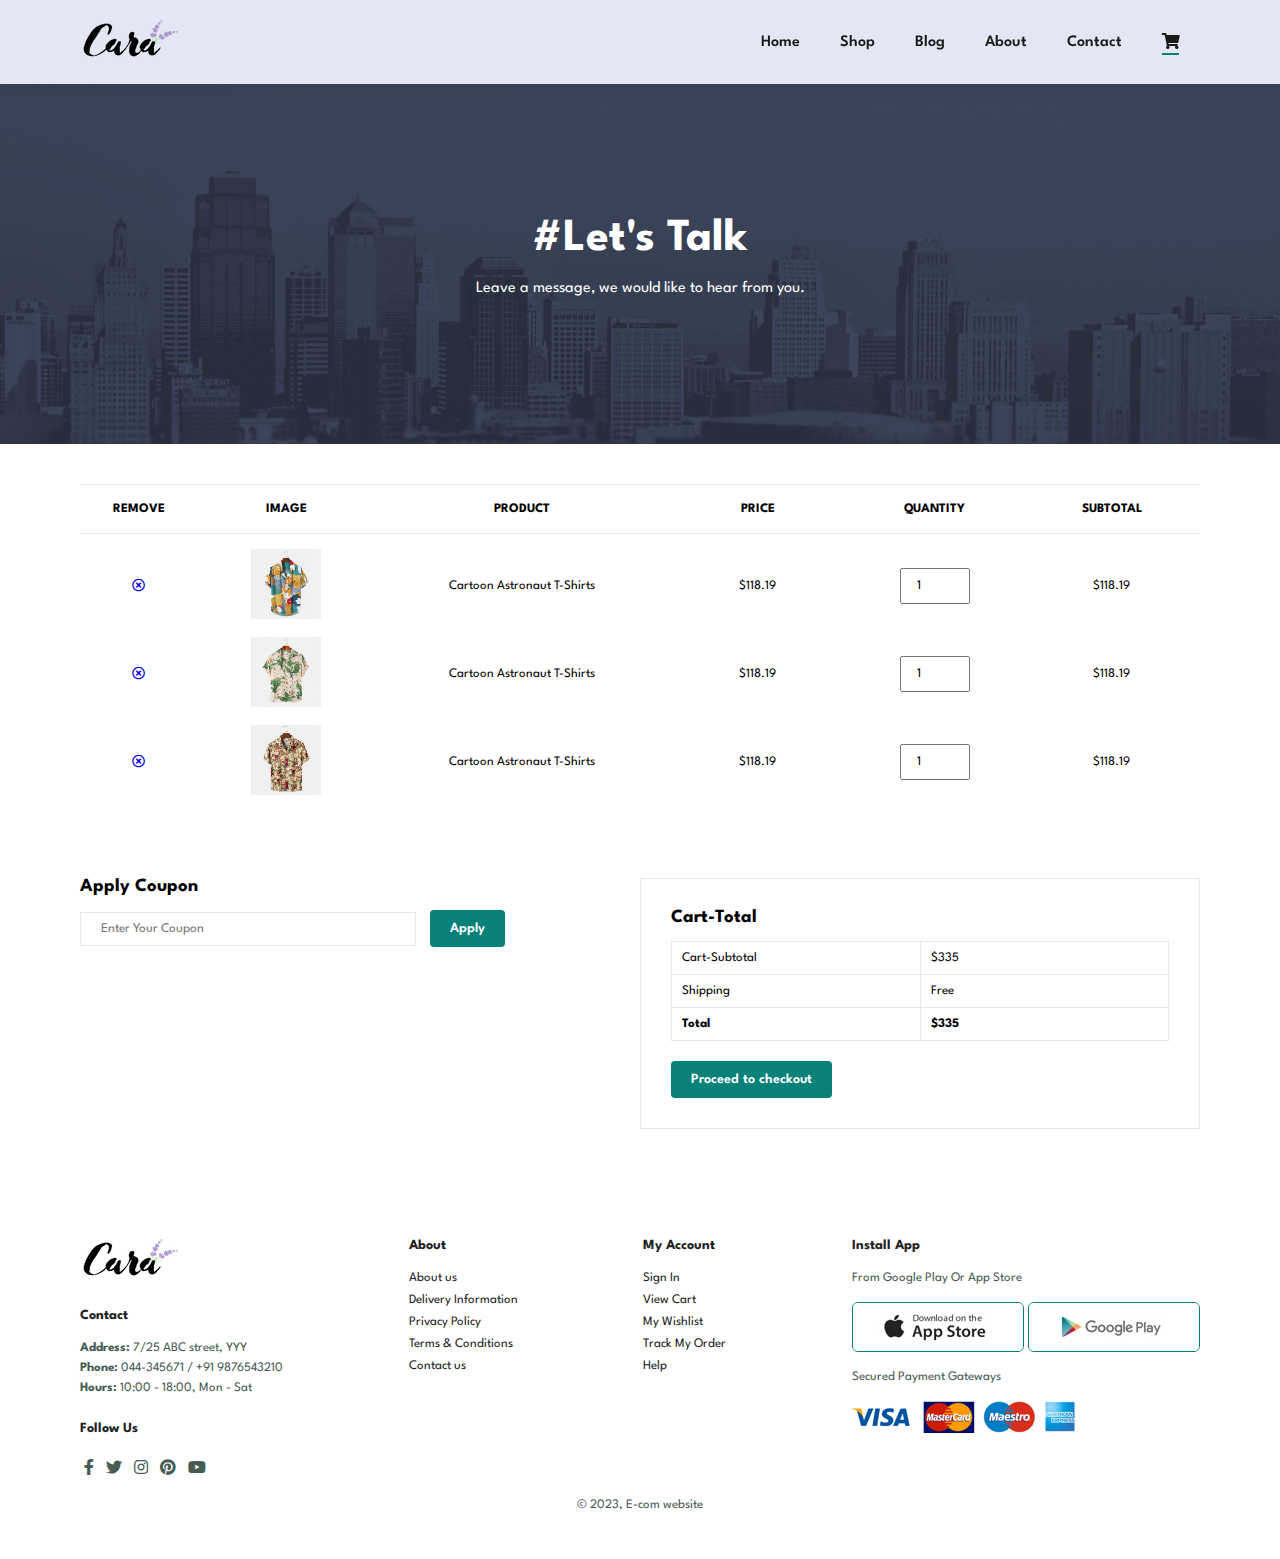
<file: cart.html>
<!DOCTYPE html>
<html lang="en">
<head>
    <meta charset="UTF-8">
    <meta http-equiv="X-UA-Compatible" content="IE=edge">
    <meta name="viewport" content="width=device-width, initial-scale=1.0">
    <link rel="stylesheet" href="style.css">
    <link rel="stylesheet" href="https://pro.fontawesome.com/releases/v5.10.0/css/all.css" />
    <link rel="stylesheet" href="https://cdnjs.cloudflare.com/ajax/libs/font-awesome/5.15.1/css/all.min.css" integrity="sha512-+4zCK9k+qNFUR5X+cKL9EIR+ZOhtIloNl9GIKS57V1MyNsYpYcUrUeQc9vNfzsWfV28IaLL3i96P9sdNyeRssA==" crossorigin="anonymous" />
    <title>Cart</title>
</head>
<body>
    <section id="header">
        <a href="#"><img src="img/logo.png" class="logo" alt=""></a>
        <div>
            <ul id="navbar">
                <li><a href="index.html">Home</a></li>
                <li><a href="shop.html">Shop</a></li>
                <li><a href="blog.html">Blog</a></li>
                <li><a href="about.html">About</a></li>
                <li><a href="contact.html">Contact</a></li>
                <li id="lg-bag"><a href="cart.html" class="active"><i class="fa fa-shopping-cart" aria-hidden="true"></i></a></li>
                <a href="#" id="close"><i class="fa fa-times"></i></a>
            </ul>
        </div>
        <div id="mobile">
            <a href="cart.html"><i class="fa fa-shopping-cart" aria-hidden="true"></i></a>
            <i id="bar" class="fas fa-outdent"></i>
            
        </div>
    </section>

    <section id="page-header" class="about-header">
        <h2>#Let's Talk</h2>
        <p>Leave a message, we would like to hear from you.</p>
    </section>

    <section id="cart" class="section-p1">
        <table width="100%">
            <thead>
                <tr>
                    <td>Remove</td>
                    <td>Image</td>
                    <td>Product</td>
                    <td>Price</td>
                    <td>Quantity</td>
                    <td>SubTotal</td>
                </tr>
            </thead>
            <tbody>
                <tr>
                    <td><a href="#"><i class="far fa-times-circle"></a></i></td>
                    <td><img src="img/products/f1.jpg" alt=""></td>
                    <td>Cartoon Astronaut T-Shirts</td>
                    <td>$118.19</td>
                    <td><input type="number" value="1"></td>
                    <td>$118.19</td>
                </tr>
                <tr>
                    <td><a href="#"><i class="far fa-times-circle"></a></i></td>
                    <td><img src="img/products/f2.jpg" alt=""></td>
                    <td>Cartoon Astronaut T-Shirts</td>
                    <td>$118.19</td>
                    <td><input type="number" value="1"></td>
                    <td>$118.19</td>
                </tr>
                <tr>
                    <td><a href="#"><i class="far fa-times-circle"></a></i></td>
                    <td><img src="img/products/f3.jpg" alt=""></td>
                    <td>Cartoon Astronaut T-Shirts</td>
                    <td>$118.19</td>
                    <td><input type="number" value="1"></td>
                    <td>$118.19</td>
                </tr>
            </tbody>
        </table>
    </section>

    <section id="cart-add" class="section-p1">
        <div id="coupon">
            <h3>Apply Coupon</h3>
            <div>
                <input type="text" placeholder="Enter Your Coupon">
                <button class="normal">Apply</button>
            </div>
        </div>

        <div id="subtotal">
            <h3>Cart-Total</h3>
            <table>
                <tr>
                    <td>Cart-Subtotal</td>
                    <td>$335</td>
                </tr>
                <tr>
                    <td>Shipping</td>
                    <td>Free</td>
                </tr>
                <tr>
                    <td><strong>Total</strong></td>
                    <td><strong>$335</strong></td>
                </tr>
            </table>
            <button class="normal">Proceed to checkout</button>
        </div>
    </section>

    <footer class="section-p1">
        <div class="col">
            <img class="logo" src="img/logo.png" alt="">
            <h4>Contact</h4>
            <p><strong>Address: </strong> 7/25 ABC street, YYY</p>
            <p><strong>Phone: </strong>044-345671 / +91 9876543210</p>
            <p><strong>Hours: </strong>10:00 - 18:00, Mon - Sat</p>
            <div class="follow">
                <h4>Follow Us</h4>
                <div class="icon">
                    <i class="fab fa-facebook-f"></i>
                    <i class="fab fa-twitter"></i>
                    <i class="fab fa-instagram"></i>
                    <i class="fab fa-pinterest"></i>
                    <i class="fab fa-youtube"></i>
                </div>
            </div>
        </div>

        <div class="col">
            <h4>About</h4>
            <a href="#">About us</a>
            <a href="#">Delivery Information</a>
            <a href="#">Privacy Policy</a>
            <a href="#">Terms & Conditions</a>
            <a href="#">Contact us</a>
        </div>

        <div class="col">
            <h4>My Account</h4>
            <a href="#">Sign In</a>
            <a href="#">View Cart</a>
            <a href="#">My Wishlist</a>
            <a href="#">Track My Order</a>
            <a href="#">Help</a>
        </div>

        <div class="col install">
            <h4>Install App</h4>
            <p>From Google Play Or App Store</p>
            <div class="row">
                <img src="img/pay/app.jpg" alt="">
                <img src="img/pay/play.jpg" alt="">
            </div>
            <p>Secured Payment Gateways</p>
            <img src="img/pay/pay.png" alt="">

        </div>

        <div class="copyright">
            <p>© 2023, E-com website</p>
        </div>

    </footer>



    <script src="main.js"></script>
    
</body>
</html>
</file>
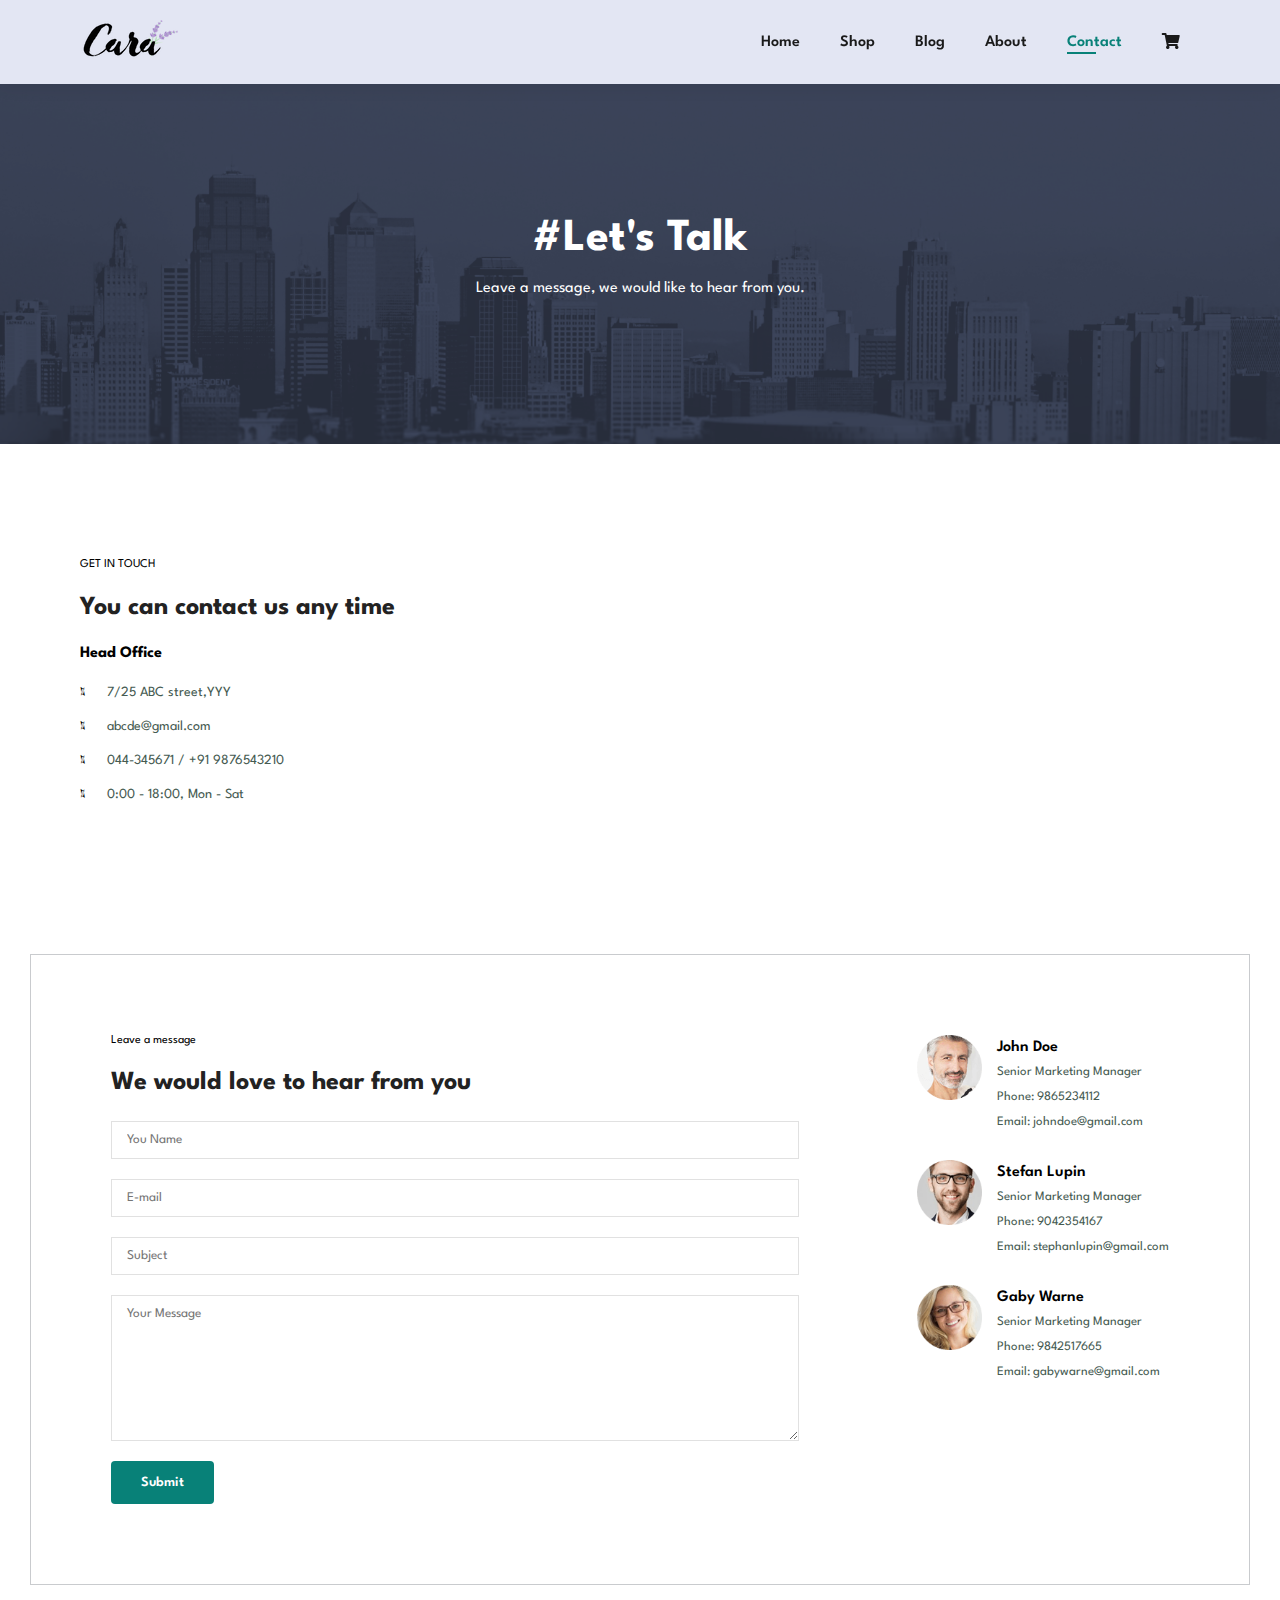
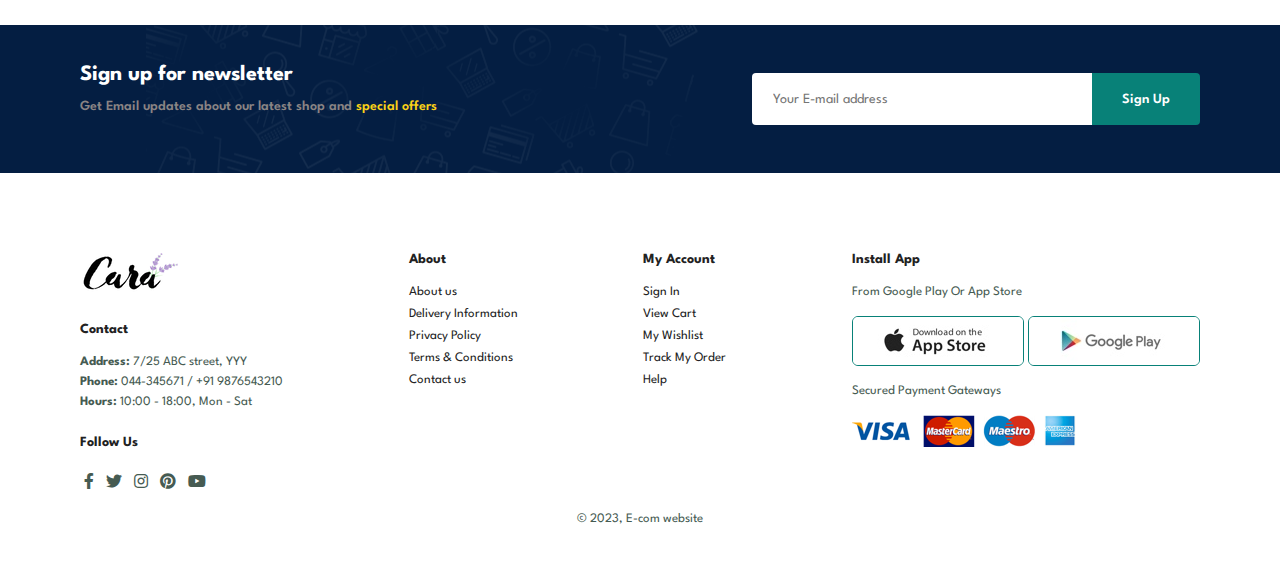
<file: contact.html>
<!DOCTYPE html>
<html lang="en">
<head>
    <meta charset="UTF-8">
    <meta http-equiv="X-UA-Compatible" content="IE=edge">
    <meta name="viewport" content="width=device-width, initial-scale=1.0">
    <link rel="stylesheet" href="style.css">
    <link rel="stylesheet" href="https://pro.fontawesome.com/releases/v5.10.0/css/all.css" />
    <link rel="stylesheet" href="https://cdnjs.cloudflare.com/ajax/libs/font-awesome/5.15.1/css/all.min.css" integrity="sha512-+4zCK9k+qNFUR5X+cKL9EIR+ZOhtIloNl9GIKS57V1MyNsYpYcUrUeQc9vNfzsWfV28IaLL3i96P9sdNyeRssA==" crossorigin="anonymous" />
    <title>Contact</title>
</head>
<body>
    <section id="header">
        <a href="#"><img src="img/logo.png" class="logo" alt=""></a>
        <div>
            <ul id="navbar">
                <li><a href="index.html">Home</a></li>
                <li><a href="shop.html">Shop</a></li>
                <li><a href="blog.html">Blog</a></li>
                <li><a href="about.html">About</a></li>
                <li><a href="contact.html"  class="active">Contact</a></li>
                <li id="lg-bag"><a href="cart.html"><i class="fa fa-shopping-cart" aria-hidden="true"></i></a></li>
                <a href="#" id="close"><i class="fa fa-times"></i></a>
            </ul>
        </div>
        <div id="mobile">
            <a href="cart.html"><i class="fa fa-shopping-cart" aria-hidden="true"></i></a>
            <i id="bar" class="fas fa-outdent"></i>
            
        </div>
    </section>

    <section id="page-header" class="about-header">
        <h2>#Let's Talk</h2>
        <p>Leave a message, we would like to hear from you.</p>
    </section>

    <section id="contact-details" class="section-p1">
        <div class="details">
            <span>GET IN TOUCH</span>
            <h2>You can contact us any time</h2>
            <h3>Head Office</h3>
            <div>
                <li>
                    <i class="fal fa-map"></i>
                    <p>7/25 ABC street,YYY</p>
                </li>
                <li>
                    <i class="fal fa-envelope"></i>
                    <p>abcde@gmail.com</p>
                </li>
                <li>
                    <i class="fal fa-phone-alt"></i>
                    <p>044-345671 / +91 9876543210</p>
                </li>
                <li>
                    <i class="fal fa-clock"></i>
                    <p>0:00 - 18:00, Mon - Sat</p>
                </li>
            </div>
        </div>

        <div class="map">
            <iframe src="https://www.google.com/maps/embed?pb=!1m18!1m12!1m3!1d15551.967240367729!2d80.03591212686142!3d12.972375453684798!2m3!1f0!2f0!3f0!3m2!1i1024!2i768!4f13.1!3m3!1m2!1s0x3a52f4d07355bab5%3A0xbb6063169c4ed4d9!2sChennai%20Institute%20of%20Technology!5e0!3m2!1sen!2sin!4v1680241893948!5m2!1sen!2sin" width="600" height="450" style="border:0;" allowfullscreen="" loading="lazy" referrerpolicy="no-referrer-when-downgrade"></iframe>
        </div>
    </section>

    <section id="form-details">
        <form action="">
            <span>Leave a message</span>
            <h2>We would love to hear from you</h2>
            <input type="text" placeholder="You Name">
            <input type="text" placeholder="E-mail">
            <input type="text" placeholder="Subject">
            <textarea name="" id="" cols="30" rows="10" placeholder="Your Message"></textarea>
            <button class="normal">Submit</button>
        </form>

        <div class="people">
            <div>
                <img src="img/people/1.png" alt="">
                <p><span>John Doe</span> Senior Marketing Manager <br>Phone: 9865234112 <br>Email: johndoe@gmail.com</p>
            </div>
            <div>
                <img src="img/people/2.png" alt="">
                <p><span>Stefan Lupin</span> Senior Marketing Manager <br>Phone: 9042354167<br>Email: stephanlupin@gmail.com</p>
            </div>
            <div>
                <img src="img/people/3.png" alt="">
                <p><span>Gaby Warne</span>Senior Marketing Manager <br>Phone: 9842517665 <br>Email: gabywarne@gmail.com</p>
            </div>
        </div>
    </section>

    <section id="newsletter" class="section-p1 section-m1">
        <div class="newstext">
            <h4>Sign up for newsletter</h4>
            <p>Get Email updates about our latest shop and <span> special offers</span></p>
        </div>
        <div class="form">
            <input type="text" placeholder="Your E-mail address">
            <button class="normal">Sign Up</button>
        </div>
    </section>

    <footer class="section-p1">
        <div class="col">
            <img class="logo" src="img/logo.png" alt="">
            <h4>Contact</h4>
            <p><strong>Address: </strong> 7/25 ABC street, YYY</p>
            <p><strong>Phone: </strong>044-345671 / +91 9876543210</p>
            <p><strong>Hours: </strong>10:00 - 18:00, Mon - Sat</p>
            <div class="follow">
                <h4>Follow Us</h4>
                <div class="icon">
                    <i class="fab fa-facebook-f"></i>
                    <i class="fab fa-twitter"></i>
                    <i class="fab fa-instagram"></i>
                    <i class="fab fa-pinterest"></i>
                    <i class="fab fa-youtube"></i>
                </div>
            </div>
        </div>

        <div class="col">
            <h4>About</h4>
            <a href="#">About us</a>
            <a href="#">Delivery Information</a>
            <a href="#">Privacy Policy</a>
            <a href="#">Terms & Conditions</a>
            <a href="#">Contact us</a>
        </div>

        <div class="col">
            <h4>My Account</h4>
            <a href="#">Sign In</a>
            <a href="#">View Cart</a>
            <a href="#">My Wishlist</a>
            <a href="#">Track My Order</a>
            <a href="#">Help</a>
        </div>

        <div class="col install">
            <h4>Install App</h4>
            <p>From Google Play Or App Store</p>
            <div class="row">
                <img src="img/pay/app.jpg" alt="">
                <img src="img/pay/play.jpg" alt="">
            </div>
            <p>Secured Payment Gateways</p>
            <img src="img/pay/pay.png" alt="">

        </div>

        <div class="copyright">
            <p>© 2023, E-com website</p>
        </div>

    </footer>



    <script src="main.js"></script>
    
</body>
</html>
</file>
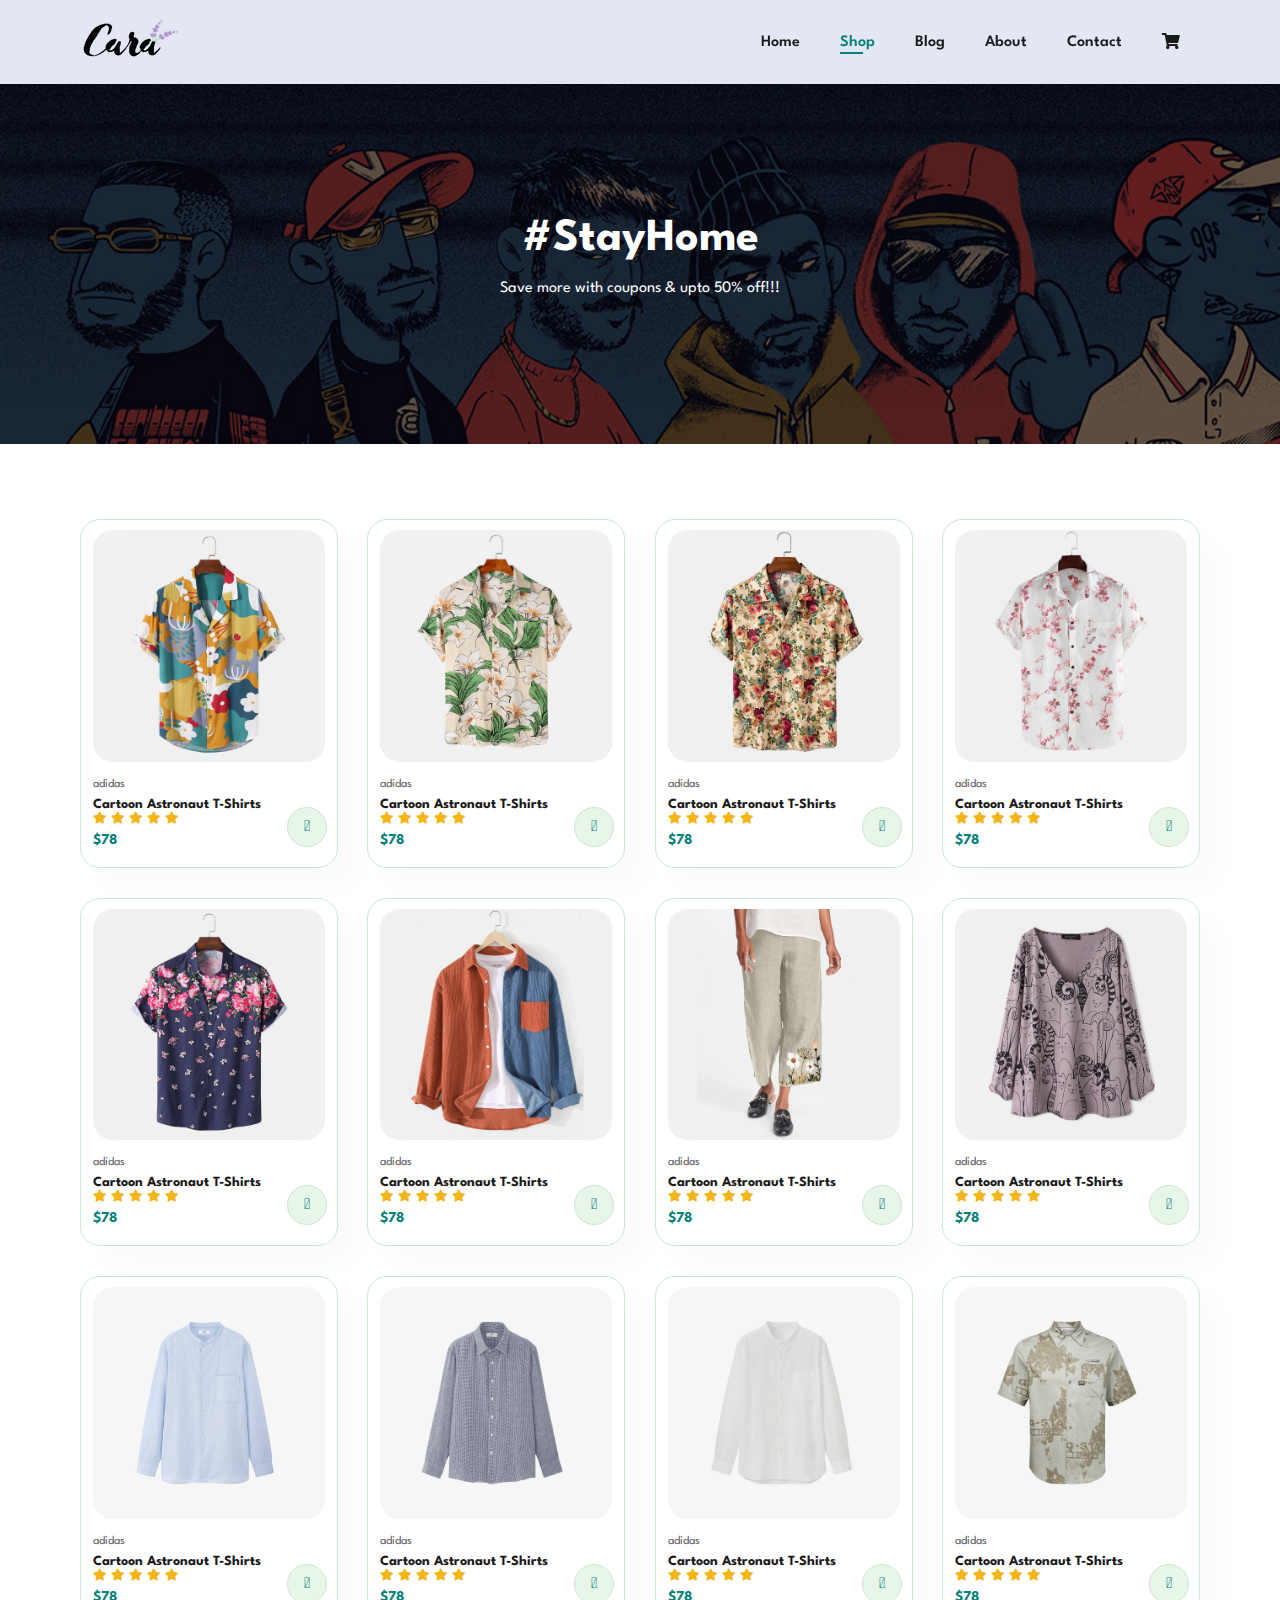
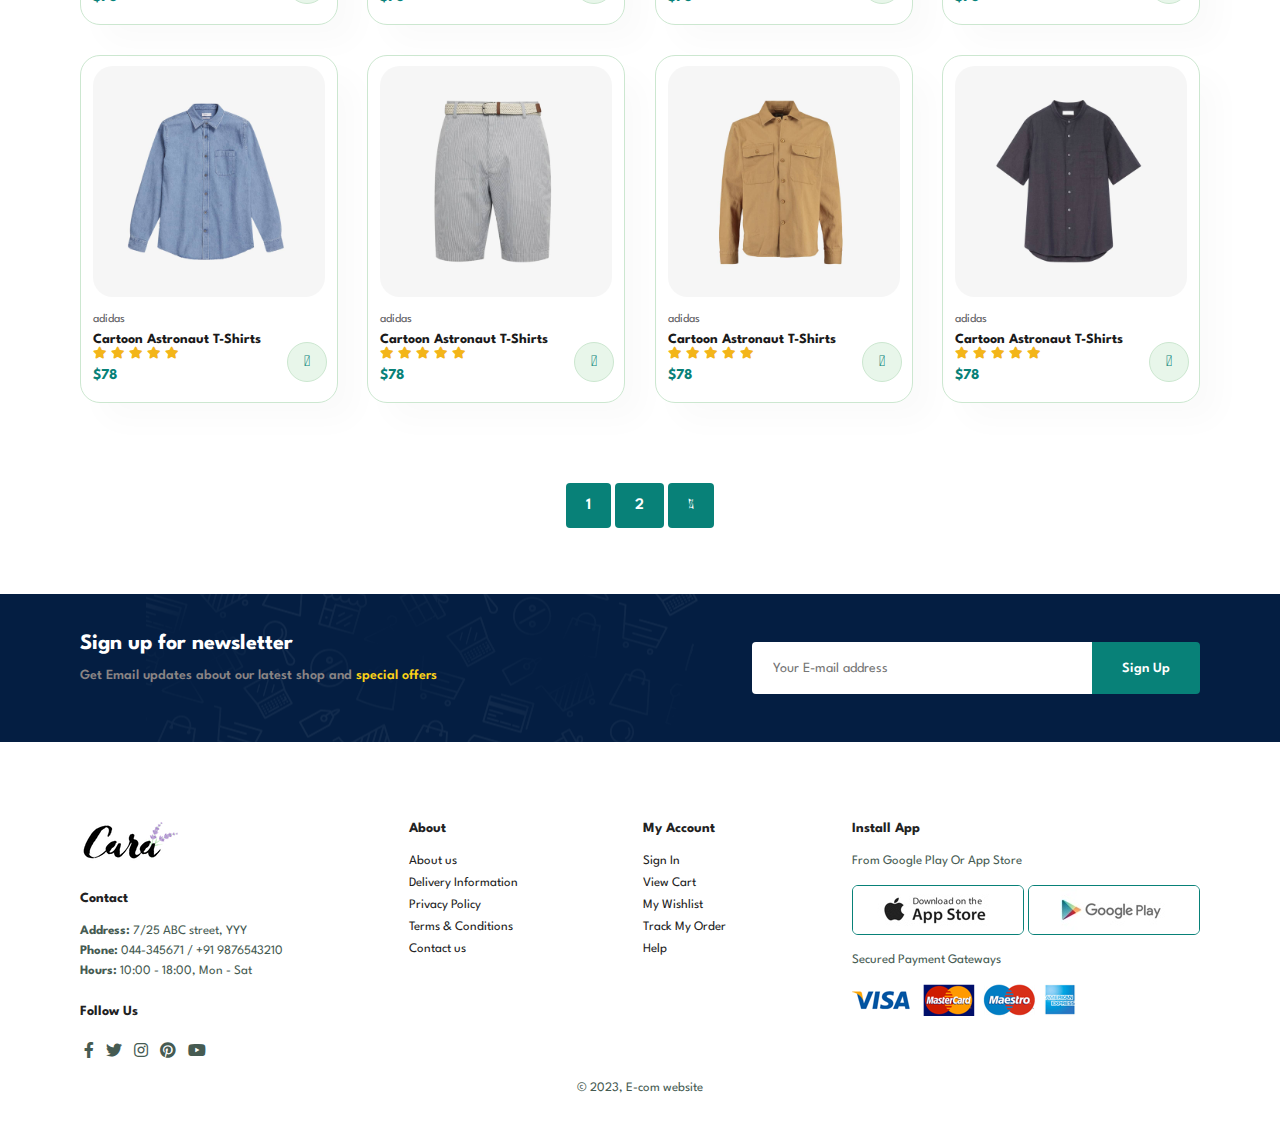
<file: shop.html>
<!DOCTYPE html>
<html lang="en">
<head>
    <meta charset="UTF-8">
    <meta http-equiv="X-UA-Compatible" content="IE=edge">
    <meta name="viewport" content="width=device-width, initial-scale=1.0">
    <link rel="stylesheet" href="style.css">
    <link rel="stylesheet" href="https://pro.fontawesome.com/releases/v5.10.0/css/all.css" />
    <link rel="stylesheet" href="https://cdnjs.cloudflare.com/ajax/libs/font-awesome/5.15.1/css/all.min.css" integrity="sha512-+4zCK9k+qNFUR5X+cKL9EIR+ZOhtIloNl9GIKS57V1MyNsYpYcUrUeQc9vNfzsWfV28IaLL3i96P9sdNyeRssA==" crossorigin="anonymous" />
    <title>Shop</title>
</head>
<body>
    <section id="header">
        <a href="#"><img src="img/logo.png" class="logo" alt=""></a>
        <div>
            <ul id="navbar">
                <li><a href="index.html">Home</a></li>
                <li><a href="shop.html"  class="active">Shop</a></li>
                <li><a href="blog.html">Blog</a></li>
                <li><a href="about.html">About</a></li>
                <li><a href="contact.html">Contact</a></li>
                <li id="lg-bag"><a href="cart.html"><i class="fa fa-shopping-cart" aria-hidden="true"></i></a></li>
                <a href="#" id="close"><i class="fa fa-times"></i></a>
            </ul>
        </div>
        <div id="mobile">
            <a href="cart.html"><i class="fa fa-shopping-cart" aria-hidden="true"></i></a>
            <i id="bar" class="fas fa-outdent"></i>
            
        </div>
    </section>

    <section id="page-header">
        <h2>#StayHome</h2>
        <p>Save more with coupons & upto 50% off!!!</p>
    </section>

    <section id="product1" class="section-p1">
        <div class="pro-container">
            <div class="pro" onclick="window.location.href='sproduct.html';">
                <img src="img/products/f1.jpg" alt="">
                <div class="des">
                    <span>adidas</span>
                    <h5>Cartoon Astronaut T-Shirts</h5>
                    <div class="star">
                        <i class="fas fa-star"></i>
                        <i class="fas fa-star"></i>
                        <i class="fas fa-star"></i>
                        <i class="fas fa-star"></i>
                        <i class="fas fa-star"></i>
                    </div>
                    <h4>$78</h4>
                </div>
                <a href="#"><i class="fal fa-shopping-cart cart"></i></a>
            </div>
            <div class="pro">
                <img src="img/products/f2.jpg" alt="">
                <div class="des">
                    <span>adidas</span>
                    <h5>Cartoon Astronaut T-Shirts</h5>
                    <div class="star">
                        <i class="fas fa-star"></i>
                        <i class="fas fa-star"></i>
                        <i class="fas fa-star"></i>
                        <i class="fas fa-star"></i>
                        <i class="fas fa-star"></i>
                    </div>
                    <h4>$78</h4>
                </div>
                <a href="#"><i class="fal fa-shopping-cart cart"></i></a>
            </div>
            <div class="pro">
                <img src="img/products/f3.jpg" alt="">
                <div class="des">
                    <span>adidas</span>
                    <h5>Cartoon Astronaut T-Shirts</h5>
                    <div class="star">
                        <i class="fas fa-star"></i>
                        <i class="fas fa-star"></i>
                        <i class="fas fa-star"></i>
                        <i class="fas fa-star"></i>
                        <i class="fas fa-star"></i>
                    </div>
                    <h4>$78</h4>
                </div>
                <a href="#"><i class="fal fa-shopping-cart cart"></i></a>
            </div>
            <div class="pro">
                <img src="img/products/f4.jpg" alt="">
                <div class="des">
                    <span>adidas</span>
                    <h5>Cartoon Astronaut T-Shirts</h5>
                    <div class="star">
                        <i class="fas fa-star"></i>
                        <i class="fas fa-star"></i>
                        <i class="fas fa-star"></i>
                        <i class="fas fa-star"></i>
                        <i class="fas fa-star"></i>
                    </div>
                    <h4>$78</h4>
                </div>
                <a href="#"><i class="fal fa-shopping-cart cart"></i></a>
            </div>
            <div class="pro">
                <img src="img/products/f5.jpg" alt="">
                <div class="des">
                    <span>adidas</span>
                    <h5>Cartoon Astronaut T-Shirts</h5>
                    <div class="star">
                        <i class="fas fa-star"></i>
                        <i class="fas fa-star"></i>
                        <i class="fas fa-star"></i>
                        <i class="fas fa-star"></i>
                        <i class="fas fa-star"></i>
                    </div>
                    <h4>$78</h4>
                </div>
                <a href="#"><i class="fal fa-shopping-cart cart"></i></a>
            </div>
            <div class="pro">
                <img src="img/products/f6.jpg" alt="">
                <div class="des">
                    <span>adidas</span>
                    <h5>Cartoon Astronaut T-Shirts</h5>
                    <div class="star">
                        <i class="fas fa-star"></i>
                        <i class="fas fa-star"></i>
                        <i class="fas fa-star"></i>
                        <i class="fas fa-star"></i>
                        <i class="fas fa-star"></i>
                    </div>
                    <h4>$78</h4>
                </div>
                <a href="#"><i class="fal fa-shopping-cart cart"></i></a>
            </div>
            <div class="pro">
                <img src="img/products/f7.jpg" alt="">
                <div class="des">
                    <span>adidas</span>
                    <h5>Cartoon Astronaut T-Shirts</h5>
                    <div class="star">
                        <i class="fas fa-star"></i>
                        <i class="fas fa-star"></i>
                        <i class="fas fa-star"></i>
                        <i class="fas fa-star"></i>
                        <i class="fas fa-star"></i>
                    </div>
                    <h4>$78</h4>
                </div>
                <a href="#"><i class="fal fa-shopping-cart cart"></i></a>
            </div>
            <div class="pro">
                <img src="img/products/f8.jpg" alt="">
                <div class="des">
                    <span>adidas</span>
                    <h5>Cartoon Astronaut T-Shirts</h5>
                    <div class="star">
                        <i class="fas fa-star"></i>
                        <i class="fas fa-star"></i>
                        <i class="fas fa-star"></i>
                        <i class="fas fa-star"></i>
                        <i class="fas fa-star"></i>
                    </div>
                    <h4>$78</h4>
                </div>
                <a href="#"><i class="fal fa-shopping-cart cart"></i></a>
            </div>
            <div class="pro">
                <img src="img/products/n1.jpg" alt="">
                <div class="des">
                    <span>adidas</span>
                    <h5>Cartoon Astronaut T-Shirts</h5>
                    <div class="star">
                        <i class="fas fa-star"></i>
                        <i class="fas fa-star"></i>
                        <i class="fas fa-star"></i>
                        <i class="fas fa-star"></i>
                        <i class="fas fa-star"></i>
                    </div>
                    <h4>$78</h4>
                </div>
                <a href="#"><i class="fal fa-shopping-cart cart"></i></a>
            </div>
            <div class="pro">
                <img src="img/products/n2.jpg" alt="">
                <div class="des">
                    <span>adidas</span>
                    <h5>Cartoon Astronaut T-Shirts</h5>
                    <div class="star">
                        <i class="fas fa-star"></i>
                        <i class="fas fa-star"></i>
                        <i class="fas fa-star"></i>
                        <i class="fas fa-star"></i>
                        <i class="fas fa-star"></i>
                    </div>
                    <h4>$78</h4>
                </div>
                <a href="#"><i class="fal fa-shopping-cart cart"></i></a>
            </div>
            <div class="pro">
                <img src="img/products/n3.jpg" alt="">
                <div class="des">
                    <span>adidas</span>
                    <h5>Cartoon Astronaut T-Shirts</h5>
                    <div class="star">
                        <i class="fas fa-star"></i>
                        <i class="fas fa-star"></i>
                        <i class="fas fa-star"></i>
                        <i class="fas fa-star"></i>
                        <i class="fas fa-star"></i>
                    </div>
                    <h4>$78</h4>
                </div>
                <a href="#"><i class="fal fa-shopping-cart cart"></i></a>
            </div>
            <div class="pro">
                <img src="img/products/n4.jpg" alt="">
                <div class="des">
                    <span>adidas</span>
                    <h5>Cartoon Astronaut T-Shirts</h5>
                    <div class="star">
                        <i class="fas fa-star"></i>
                        <i class="fas fa-star"></i>
                        <i class="fas fa-star"></i>
                        <i class="fas fa-star"></i>
                        <i class="fas fa-star"></i>
                    </div>
                    <h4>$78</h4>
                </div>
                <a href="#"><i class="fal fa-shopping-cart cart"></i></a>
            </div>
            <div class="pro">
                <img src="img/products/n5.jpg" alt="">
                <div class="des">
                    <span>adidas</span>
                    <h5>Cartoon Astronaut T-Shirts</h5>
                    <div class="star">
                        <i class="fas fa-star"></i>
                        <i class="fas fa-star"></i>
                        <i class="fas fa-star"></i>
                        <i class="fas fa-star"></i>
                        <i class="fas fa-star"></i>
                    </div>
                    <h4>$78</h4>
                </div>
                <a href="#"><i class="fal fa-shopping-cart cart"></i></a>
            </div>
            <div class="pro">
                <img src="img/products/n6.jpg" alt="">
                <div class="des">
                    <span>adidas</span>
                    <h5>Cartoon Astronaut T-Shirts</h5>
                    <div class="star">
                        <i class="fas fa-star"></i>
                        <i class="fas fa-star"></i>
                        <i class="fas fa-star"></i>
                        <i class="fas fa-star"></i>
                        <i class="fas fa-star"></i>
                    </div>
                    <h4>$78</h4>
                </div>
                <a href="#"><i class="fal fa-shopping-cart cart"></i></a>
            </div>
            <div class="pro">
                <img src="img/products/n7.jpg" alt="">
                <div class="des">
                    <span>adidas</span>
                    <h5>Cartoon Astronaut T-Shirts</h5>
                    <div class="star">
                        <i class="fas fa-star"></i>
                        <i class="fas fa-star"></i>
                        <i class="fas fa-star"></i>
                        <i class="fas fa-star"></i>
                        <i class="fas fa-star"></i>
                    </div>
                    <h4>$78</h4>
                </div>
                <a href="#"><i class="fal fa-shopping-cart cart"></i></a>
            </div>
            <div class="pro">
                <img src="img/products/n8.jpg" alt="">
                <div class="des">
                    <span>adidas</span>
                    <h5>Cartoon Astronaut T-Shirts</h5>
                    <div class="star">
                        <i class="fas fa-star"></i>
                        <i class="fas fa-star"></i>
                        <i class="fas fa-star"></i>
                        <i class="fas fa-star"></i>
                        <i class="fas fa-star"></i>
                    </div>
                    <h4>$78</h4>
                </div>
                <a href="#"><i class="fal fa-shopping-cart cart"></i></a>
            </div>
        </div>
    </section>

    <section id="pagination" class="section-p1">
        <a href="#">1</a>
        <a href="#">2</a>
        <a href="#"><i class="fal fa-long-arrow-alt-right"></i></a>
    </section>

    <section id="newsletter" class="section-p1 section-m1">
        <div class="newstext">
            <h4>Sign up for newsletter</h4>
            <p>Get Email updates about our latest shop and <span> special offers</span></p>
        </div>
        <div class="form">
            <input type="text" placeholder="Your E-mail address">
            <button class="normal">Sign Up</button>
        </div>
    </section>

    <footer class="section-p1">
        <div class="col">
            <img class="logo" src="img/logo.png" alt="">
            <h4>Contact</h4>
            <p><strong>Address: </strong> 7/25 ABC street, YYY</p>
            <p><strong>Phone: </strong>044-345671 / +91 9876543210</p>
            <p><strong>Hours: </strong>10:00 - 18:00, Mon - Sat</p>
            <div class="follow">
                <h4>Follow Us</h4>
                <div class="icon">
                    <i class="fab fa-facebook-f"></i>
                    <i class="fab fa-twitter"></i>
                    <i class="fab fa-instagram"></i>
                    <i class="fab fa-pinterest"></i>
                    <i class="fab fa-youtube"></i>
                </div>
            </div>
        </div>

        <div class="col">
            <h4>About</h4>
            <a href="#">About us</a>
            <a href="#">Delivery Information</a>
            <a href="#">Privacy Policy</a>
            <a href="#">Terms & Conditions</a>
            <a href="#">Contact us</a>
        </div>

        <div class="col">
            <h4>My Account</h4>
            <a href="#">Sign In</a>
            <a href="#">View Cart</a>
            <a href="#">My Wishlist</a>
            <a href="#">Track My Order</a>
            <a href="#">Help</a>
        </div>

        <div class="col install">
            <h4>Install App</h4>
            <p>From Google Play Or App Store</p>
            <div class="row">
                <img src="img/pay/app.jpg" alt="">
                <img src="img/pay/play.jpg" alt="">
            </div>
            <p>Secured Payment Gateways</p>
            <img src="img/pay/pay.png" alt="">

        </div>

        <div class="copyright">
            <p>© 2023, E-com website</p>
        </div>

    </footer>



    <script src="main.js"></script>
    
</body>
</html>
</file>
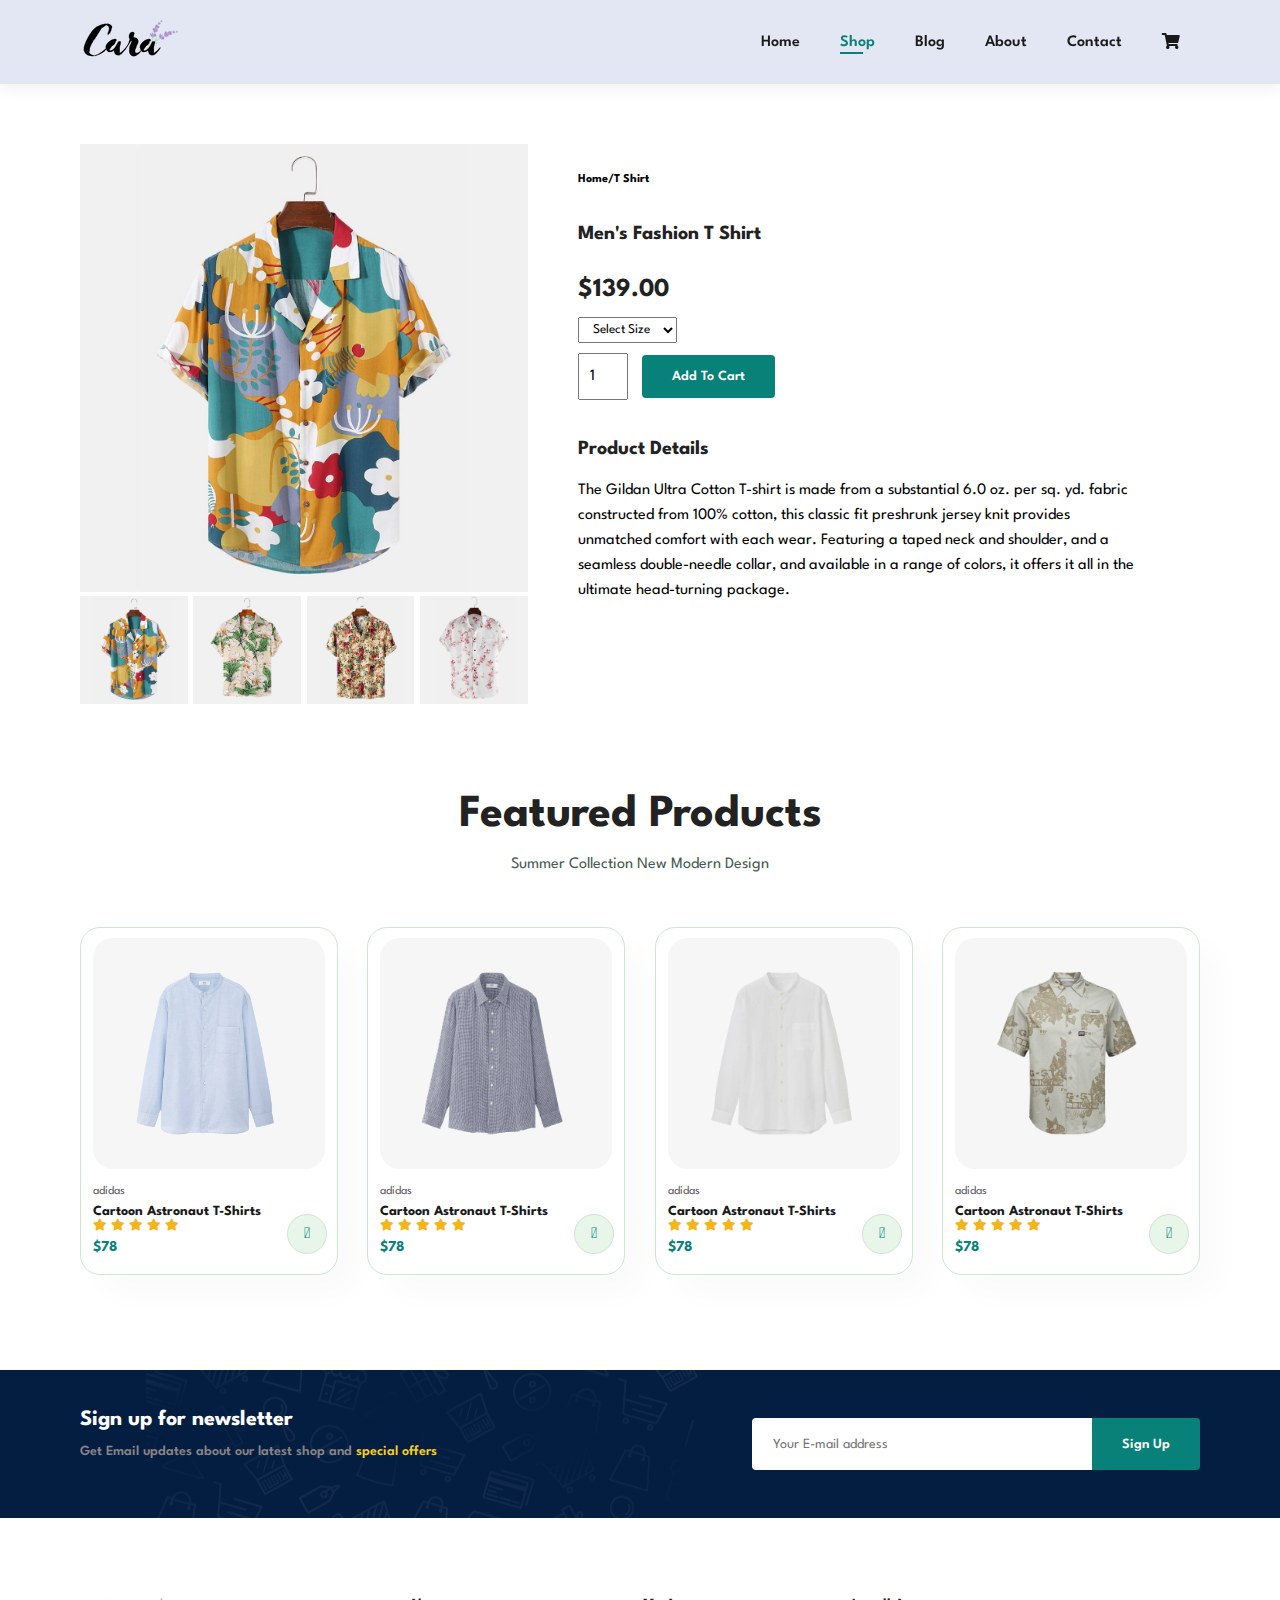
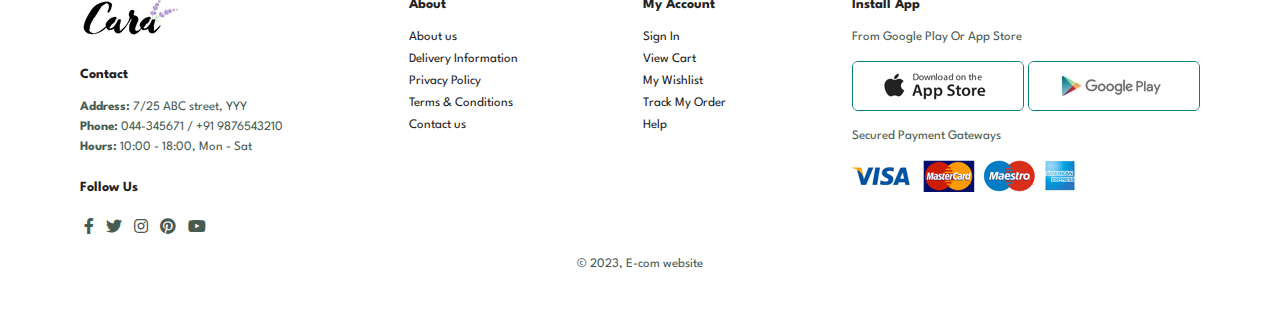
<file: sproduct.html>
<!DOCTYPE html>
<html lang="en">
<head>
    <meta charset="UTF-8">
    <meta http-equiv="X-UA-Compatible" content="IE=edge">
    <meta name="viewport" content="width=device-width, initial-scale=1.0">
    <link rel="stylesheet" href="style.css">
    <link rel="stylesheet" href="https://pro.fontawesome.com/releases/v5.10.0/css/all.css" />
    <link rel="stylesheet" href="https://cdnjs.cloudflare.com/ajax/libs/font-awesome/5.15.1/css/all.min.css" integrity="sha512-+4zCK9k+qNFUR5X+cKL9EIR+ZOhtIloNl9GIKS57V1MyNsYpYcUrUeQc9vNfzsWfV28IaLL3i96P9sdNyeRssA==" crossorigin="anonymous" />
    <title>Sproduct</title>
</head>
<body>
    <section id="header">
        <a href="#"><img src="img/logo.png" class="logo" alt=""></a>
        <div>
            <ul id="navbar">
                <li><a href="index.html">Home</a></li>
                <li><a href="shop.html"  class="active">Shop</a></li>
                <li><a href="blog.html">Blog</a></li>
                <li><a href="about.html">About</a></li>
                <li><a href="contact.html">Contact</a></li>
                <li id="lg-bag"><a href="cart.html"><i class="fa fa-shopping-cart" aria-hidden="true"></i></a></li>
                <a href="#" id="close"><i class="fa fa-times"></i></a>
            </ul>
        </div>
        <div id="mobile">
            <a href="cart.html"><i class="fa fa-shopping-cart" aria-hidden="true"></i></a>
            <i id="bar" class="fas fa-outdent"></i>
            
        </div>
    </section>

    <section id="prodetails" class="section-p1">
        <div class="single-pro-image">
            <img src="img/products/f1.jpg" width="100%" id="MainImg" alt="">
            <div class="small-img-group">
                <div class="small-img-col">
                    <img src="img/products/f1.jpg" width="100%" class="small-img" alt="">
                </div>
                <div class="small-img-col">
                    <img src="img/products/f2.jpg" width="100%" class="small-img" alt="">
                </div>
                <div class="small-img-col">
                    <img src="img/products/f3.jpg" width="100%" class="small-img" alt="">
                </div>
                <div class="small-img-col">
                    <img src="img/products/f4.jpg" width="100%" class="small-img" alt="">
                </div>
            </div>
        </div>
        <div class="single-pro-details">
            <h6>Home/T Shirt</h6>
            <h4>Men's Fashion T Shirt</h4>
            <h2>$139.00</h2>
            <select>
                <option>Select Size</option>
                <option>XS</option>
                <option>S</option>
                <option>M</option>
                <option>L</option>
                <option>XL</option>
                <option>XXL</option>
            </select>
            <input type="number" value="1">
            <button class="normal">Add To Cart</button>
            <h4>Product Details</h4>
            <span>The Gildan Ultra Cotton T-shirt is made from a substantial 6.0 oz. per sq. yd. fabric constructed from 100% cotton, this classic fit preshrunk jersey knit provides unmatched comfort with each wear. Featuring a taped neck and shoulder, and a seamless double-needle collar, and available in a range of colors, it offers it all in the ultimate head-turning package.</span>
        </div>
    </section>
    <section id="product1" class="section-p1">
        <h2>Featured Products</h2>
        <p>Summer Collection New Modern Design</p>
        <div class="pro-container">
            <div class="pro">
                <img src="img/products/n1.jpg" alt="">
                <div class="des">
                    <span>adidas</span>
                    <h5>Cartoon Astronaut T-Shirts</h5>
                    <div class="star">
                        <i class="fas fa-star"></i>
                        <i class="fas fa-star"></i>
                        <i class="fas fa-star"></i>
                        <i class="fas fa-star"></i>
                        <i class="fas fa-star"></i>
                    </div>
                    <h4>$78</h4>
                </div>
                <a href="#"><i class="fal fa-shopping-cart cart"></i></a>
            </div>
            <div class="pro">
                <img src="img/products/n2.jpg" alt="">
                <div class="des">
                    <span>adidas</span>
                    <h5>Cartoon Astronaut T-Shirts</h5>
                    <div class="star">
                        <i class="fas fa-star"></i>
                        <i class="fas fa-star"></i>
                        <i class="fas fa-star"></i>
                        <i class="fas fa-star"></i>
                        <i class="fas fa-star"></i>
                    </div>
                    <h4>$78</h4>
                </div>
                <a href="#"><i class="fal fa-shopping-cart cart"></i></a>
            </div>
            <div class="pro">
                <img src="img/products/n3.jpg" alt="">
                <div class="des">
                    <span>adidas</span>
                    <h5>Cartoon Astronaut T-Shirts</h5>
                    <div class="star">
                        <i class="fas fa-star"></i>
                        <i class="fas fa-star"></i>
                        <i class="fas fa-star"></i>
                        <i class="fas fa-star"></i>
                        <i class="fas fa-star"></i>
                    </div>
                    <h4>$78</h4>
                </div>
                <a href="#"><i class="fal fa-shopping-cart cart"></i></a>
            </div>
            <div class="pro">
                <img src="img/products/n4.jpg" alt="">
                <div class="des">
                    <span>adidas</span>
                    <h5>Cartoon Astronaut T-Shirts</h5>
                    <div class="star">
                        <i class="fas fa-star"></i>
                        <i class="fas fa-star"></i>
                        <i class="fas fa-star"></i>
                        <i class="fas fa-star"></i>
                        <i class="fas fa-star"></i>
                    </div>
                    <h4>$78</h4>
                </div>
                <a href="#"><i class="fal fa-shopping-cart cart"></i></a>
            </div>
            
        </div>
    </section>


    <section id="newsletter" class="section-p1 section-m1">
        <div class="newstext">
            <h4>Sign up for newsletter</h4>
            <p>Get Email updates about our latest shop and <span> special offers</span></p>
        </div>
        <div class="form">
            <input type="text" placeholder="Your E-mail address">
            <button class="normal">Sign Up</button>
        </div>
    </section>

    <footer class="section-p1">
        <div class="col">
            <img class="logo" src="img/logo.png" alt="">
            <h4>Contact</h4>
            <p><strong>Address: </strong> 7/25 ABC street, YYY</p>
            <p><strong>Phone: </strong>044-345671 / +91 9876543210</p>
            <p><strong>Hours: </strong>10:00 - 18:00, Mon - Sat</p>
            <div class="follow">
                <h4>Follow Us</h4>
                <div class="icon">
                    <i class="fab fa-facebook-f"></i>
                    <i class="fab fa-twitter"></i>
                    <i class="fab fa-instagram"></i>
                    <i class="fab fa-pinterest"></i>
                    <i class="fab fa-youtube"></i>
                </div>
            </div>
        </div>

        <div class="col">
            <h4>About</h4>
            <a href="#">About us</a>
            <a href="#">Delivery Information</a>
            <a href="#">Privacy Policy</a>
            <a href="#">Terms & Conditions</a>
            <a href="#">Contact us</a>
        </div>

        <div class="col">
            <h4>My Account</h4>
            <a href="#">Sign In</a>
            <a href="#">View Cart</a>
            <a href="#">My Wishlist</a>
            <a href="#">Track My Order</a>
            <a href="#">Help</a>
        </div>

        <div class="col install">
            <h4>Install App</h4>
            <p>From Google Play Or App Store</p>
            <div class="row">
                <img src="img/pay/app.jpg" alt="">
                <img src="img/pay/play.jpg" alt="">
            </div>
            <p>Secured Payment Gateways</p>
            <img src="img/pay/pay.png" alt="">

        </div>

        <div class="copyright">
            <p>© 2023, E-com website</p>
        </div>

    </footer>

    <script>
        var MainImg=document.getElementById("MainImg");
        var smallimg=document.getElementsByClassName("small-img");
        smallimg[0].onclick=function(){
            MainImg.src=smallimg[0].src;
        }
        smallimg[1].onclick=function(){
            MainImg.src=smallimg[1].src;
        }
        smallimg[2].onclick=function(){
            MainImg.src=smallimg[2].src;
        }
        smallimg[3].onclick=function(){
            MainImg.src=smallimg[3].src;
        }
    </script>



    <script src="main.js"></script>
    
</body>
</html>
</file>
<file: style.css>
@import url('https://fonts.googleapis.com/css2?family=Spartan:wght@100;200;300;400;500;600;700;800;900&display=swap');
*{
    margin: 0;
    padding: 0;
    box-sizing: border-box;
    font-family: 'Spartan',sans-serif;
}
h1{
    font-size: 50px;
    line-height: 64px;
    color: #222;
}
h2{
    font-size: 46px;
    line-height: 54px;
    color: #222;
}
h4{
    font-size: 20px; 
    color: #222;
}
h6{
    font-weight: 700;
    font-size: 12px;
}
p{
    font-size: 16px;
    color:#465b52;
    margin: 15px 0 20px 0;
}
.section-p1{
    padding: 40px 80px;
}
.section-m1{
    margin: 40px 0;
}

button.normal{
    font-size: 14px;
    font-weight: 600;
    padding: 15px 30px;
    color: #000;
    background-color: #fff;
    border-radius: 4px;
    cursor: pointer;
    border: none;
    outline: none;
    transition: 0.2s;
}

button.white{
    font-size: 13px;
    font-weight: 600;
    padding: 11px 18px;
    color: #fff;
    background-color: transparent;
    cursor: pointer;
    border: 1px solid #fff;
    outline: none;
    transition: 0.2s;
}

body{
    width: 100%;
}
/*Header*/
#header{
    display: flex;
    align-items: center;
    justify-content: space-between;
    padding: 20px 80px;
    background: #E3E6F3;
    box-shadow: 0 5px 15px rgba(0,0,0,0.06);
    z-index: 999;
    position: sticky;
    top: 0;
    left: 0;
}
#navbar{
    display: flex;
    align-items: center;
    justify-content: center;
}
#navbar li{
    list-style: none;
    padding: 0 20px;
    position: relative;
}
#navbar li a{
    text-decoration: none;
    font-size: 16px;
    font-weight: 600;
    color:#1a1a1a;
    transition: 0.3s ease;
}
#navbar li a:hover,
#navbar li a.active{
    color:#088178;
}
#navbar li a.active::after,
#navbar li a:hover::after{
    content: "";
    width: 30%;
    height:2px;
    background: #088178;
    position: absolute;
    bottom: -4px;
    left: 20px
}
#navbar i{
    color:#1a1a1a;
    cursor: pointer
}
#mobile{
    display: none;
    align-items: center;
}
#close{
    display: none;
}

/*Home*/
#hero{
    background-image: url("img/hero4.png");
    height: 90vh;
    width: 100%;
    background-size: cover;
    background-position: top 25% right 0;
    padding: 0 80px;
    display: flex;
    flex-direction: column;
    align-items: flex-start;
    justify-content: center;
}
#hero h4{
    padding-bottom: 15px;
}
#hero h1{
    color: #088178;
}
#hero button{
    background-image: url("img/button.png");
    background-color: transparent;
    color: #088178;
    border: 0;
    padding: 14px 80px 14px 65px;
    background-repeat: no-repeat;
    cursor: pointer;
    font-weight: 700;
    font-size: 15px;
}
#feature{
    display: flex;
    align-items: center;
    justify-content: space-between;
    flex-wrap: wrap;
}
#feature .fe-box{
    width: 180px;
    text-align: center;
    padding: 25px 15px;
    box-shadow: 20px 20px 34px rgba(0,0,0,0.03);
    border: 1px solid #cce7d0;
    border-radius: 4px;
    margin: 15px 0;
}
#feature .fe-box:hover{
    box-shadow: 10px 10px 54px rgba(0,0,0,0.1);
}
#feature .fe-box img{
    width: 100%;
    margin-bottom: 10px;
}
#feature .fe-box h6{
    display: inline-block;
    padding: 9px 8px 6px 8px;
    line-height: 1;
    border-radius: 4px;
    color: #088178;
    background-color: #fddde4;
}
#feature .fe-box:nth-child(2) h6{
    background-color: #cdebbc;
}

#feature .fe-box:nth-child(3) h6{
    background-color: #d1e8f2;
}
#feature .fe-box:nth-child(4) h6{
    background-color: #cdd4f8;
}

#feature .fe-box:nth-child(5) h6{
    background-color: #fb98fb;
}
#feature .fe-box:nth-child(6) h6{
    background-color: #fddcbb;
}
#product1{
    text-align: center;  
     
}
#product1 .pro-container{
    display: flex;
    justify-content: space-between;
    padding-top: 20px;
    flex-wrap: wrap;
}
#product1 .pro{
    width: 23%;
    min-width: 250px;
    padding: 10px 12px;
    border: 1px solid #cce7d0;
    border-radius: 20px;
    cursor: pointer;
    box-shadow: 20px 20px 30px rgba(0,0,0,0.02);
    margin: 15px 0;
    transition: 0.2s ease;
    position: relative;
}
#product1 .pro:hover{
    box-shadow: 20px 20px 30px rgba(0,0,0,0.06);
}

#product1 .pro img{
    width: 100%;
    border-radius: 20px;
}

#product1 .pro .des{
    text-align: start;
    padding: 10px 0;
}

#product1 .pro .des span{
    color: #606063;
    font-size: 12px;

}

#product1 .pro .des h5{
    padding-top: 7px;
    color: #1a1a1a;
    font-size: 14px;
}

#product1 .pro .des i{
    font-size: 12px;
    color: rgb(243,181,25);
}

#product1 .pro .des h4{
    padding-top: 7px;
    font-size: 15px;
    font-weight: 700;
    color: #088178;
}
#product1 .pro .cart{
    width: 40px;
    height: 40px;
    line-height: 40px;
    border-radius: 50px;
    background-color: #e8f6ea;
    font-weight: 500;
    color: #088178;
    border: 1px solid #cce7d0;
    position: absolute;
    bottom: 20px;
    right: 10px;
}

#banner{
    display: flex;
    flex-direction: column;
    justify-content: center;
    text-align: center;
    align-items: center;
    background-image: url('img/banner/b2.jpg');
    width: 100%;
    height: 40vh;
    background-size: cover;
    background-position: center;
}

#banner h4{
    color: #fff;
    font-size: 16px;
}

#banner h2{
    color: #fff;
    font-size: 30px;
    padding: 10px 0;
}

#banner h2 span{
    color: #ef3636;
}

#banner button:hover{
    background: #088178;
    color: #fff;
}

#sm-banner{
    display: flex;
    justify-content: space-between;
    flex-wrap: wrap;
}
#sm-banner .banner-box{
    display: flex;
    flex-direction: column;
    justify-content: center;
    align-items: flex-start;
    background-image: url('img/banner/b17.jpg');
    min-width: 580px;
    height: 50vh;
    background-size: cover;
    background-position: center;
    padding: 30px;
}
#sm-banner .banner-box2{
    background-image: url('img/banner/b10.jpg');
}

#sm-banner h4{
    color: #fff;
    font-size: 20px;
    font-weight: 300;
}

#sm-banner h2{
    color: #fff;
    font-size: 28px;
    font-weight: 800;
}
#sm-banner span{
    color: #fff;
    font-size: 14px;
    font-weight: 300;
    padding-bottom: 15px;
}

#sm-banner .banner-box:hover button{
    background: #088178;
    border: 1px solid #088178;
}

#banner3{
    display: flex;
    justify-content: space-between;
    flex-wrap: wrap;
    padding: 0 80px;
}

#banner3 .banner-box{
    display: flex;
    flex-direction: column;
    justify-content: center;
    align-items: flex-start;
    background-image: url('img/banner/b7.jpg');
    min-width: 30%;
    height: 30vh;
    background-size: cover;
    background-position: center;
    padding: 20px;
    margin-bottom: 20px;
}

#banner3 .banner-box2{
    background-image: url("img/banner/b4.jpg");
}
#banner3 .banner-box3{
    background-image: url("img/banner/b18.jpg");
}


#banner3 h2{
    color:#fff;
    font-weight: 900;
    font-size: 22px;
}

#banner3 h3{
    color:#ec544e;
    font-weight: 800;
    font-size: 15px;
}

#newsletter{
    display: flex;
    justify-content: space-between;
    flex-wrap: wrap;
    align-items: center;
    background-image: url('img/banner/b14.png');
    background-repeat: no-repeat;
    background-position: 20% 30%;
    background-color: #041e42;
}

#newsletter h4{
    font-size: 22px;
    font-weight: 700;
    color: #fff;
}

#newsletter p{
    font-size: 14px;
    font-weight: 600;
    color: #8a8484;
}

#newsletter p span{
    color: #fbd117;
}

#newsletter input{
    height: 3.25rem;
    padding: 0 1.25rem;
    font-size: 14px;
    width: 100%;
    border: 1px solid transparent;
    border-radius: 4px;
    outline: none;
    border-top-right-radius: 0;
    border-bottom-right-radius: 0;
}

#newsletter button{
    background-color: #088178;
    color: #fff;
    white-space: nowrap;
    border-top-left-radius: 0;
    border-bottom-left-radius: 0;
}


#newsletter .form{
    display: flex;
    width: 40%;
}

footer{
    display: flex;
    flex-wrap: wrap;
    justify-content: space-between;
}

footer .col{
    display: flex;
    flex-direction: column;
    align-items: flex-start;
    margin-bottom: 20px;
}

footer .logo{
    margin-bottom: 30px;
}

footer h4{
    font-size: 14px;
    padding-bottom: 20px;
}

footer p{
    font-size: 13px;
    margin: 0 0 8px 0;
}

footer a{
    font-size: 13px;
    text-decoration: none;
    color: #222;
    margin-bottom: 10px;
}

footer .follow{
    margin-top: 20px;
}

footer .follow i{
    color: #465b52;
    padding: 4px;
    cursor: pointer;
}

footer .install .row img{
    border: 1px solid #088178;
    border-radius: 6px;
}

footer .install img{
    margin: 10px 0 15px 0;

}

footer .follow i:hover,
footer a:hover{
    color: #088178;

}

footer .copyright{
    width: 100%;
    text-align: center;
}
.cart{
    color: #000;
}


/*Shop page*/

#page-header{
    background-image: url('img/banner/b1.jpg');
    width: 100%;
    height: 40vh;
    background-size: cover;
    display: flex;
    justify-content: center;
    text-align: center;
    flex-direction: column;
    padding: 14px;
}
#page-header h2,
#page-header p{
    color: #fff;
}
#pagination{
    text-align: center;
}
#pagination a{
    text-decoration: none;
    background-color: #088178;
    padding: 15px 20px;
    border-radius: 4px;
    color: #fff;
    font-weight: 600;
}
#pagination a i{
    font-size: 16px;
    font-weight: 600;
}

/*Single Product*/
#prodetails{
    display: flex;
    margin-top: 20px;
}

#prodetails .single-pro-image{
    width: 40%;
    margin-right: 50px;
}

.small-img-group{
    display: flex;
    justify-content: space-between;
}
.small-img-col{
    flex-basis: 24%;
    cursor: pointer;
}
#prodetails .single-pro-details{
    width: 50%;
    padding-top: 30px;
}
#prodetails .single-pro-details h4{
    padding: 40px 0 20px 0;
}
#prodetails .single-pro-details h2{
    font-size: 26px;
}
#prodetails .single-pro-details select{
    display: block;
    padding: 5px 10px;
    margin-bottom: 10px;
}
#prodetails .single-pro-details input{
    width: 50px;
    height: 47px;
    padding-left: 10px;
    font-size: 16px;
    margin-right: 10px;
}
#prodetails .single-pro-details button{
    background: #088178;
    color: #fff;
}
#prodetails .single-pro-details span{
    line-height: 25px;
}
#prodetails .single-pro-details input:focus{
    outline: none;
}
/*Blog Page*/
#page-header.blog-header{
    background-image: url("img/banner/b19.jpg");
}
#blog{
    padding: 150px 150px 0 150px;
}
#blog .blog-box{
    display: flex;
    align-items: center;
    width: 100%;
    position: relative;
    padding-bottom: 90px;
}
#blog .blog-img{
    width: 50%;
    margin-right: 40px;
}
#blog .blog-details{
    width: 50%;

}
#blog .blog-details a{
    text-decoration: none;
    font-size: 11px;
    color: #000;
    font-weight: 700;
    position: relative;
    transition: 0.3s;
}
#blog .blog-details a::after{
    content: "";
    width: 50px;
    height: 1px;
    background-color: #000;
    position: absolute;
    top: 4px;
    right: -60px;
}
#blog .blog-details a:hover{
    color: #088178;
}
#blog .blog-details a:hover::after{
    background-color: #088178;
}
#blog .blog-box h1{
    position: absolute;
    top: -40px;
    left: 0;
    font-size: 70px;
    font-weight: 700;
    color: #c9cbce;
    z-index: -9;
}
#blog img{
    width: 100%;
    height: 300px;
    object-fit: cover;
}
/*About*/
#page-header.about-header{
    background-image: url("img/about/banner.png");
}

#about-head{
    display: flex;
    align-items: center;
}

#about-head img{
    width: 50%;
    height: auto;
}
#about-head div{
    padding-left: 40px;
}
/*Contact*/
#contact-details{
    display: flex;
    align-items: center;
    justify-content: space-between;
}

#contact-details .details{
    width: 40%;
}

#contact-details .details span,
#form-details form span{
    font-size: 12px;
}
#contact-details .details h2,
#form-details form h2{
    font-size: 26px;
    line-height: 35px;
    padding: 20px 0;
}
#contact-details .details h3{
    font-size: 16px;
    padding-bottom: 15px;
}
#contact-details .details li{
    list-style: none;
    display: flex;
    padding: 10px 0;
}
#contact-details .details li i{
    font-size: 14px;
    padding-right: 22px;
}
#contact-details .details li p{
    margin: 0;
    font-size: 14px;
}
#contact-details .map{
    width: 55%;
    height: 400px;
}
#contact-details .map iframe{
    width: 100%;
    height: 100%;
}
#form-details{
    display: flex;
    justify-content: space-between;
    margin: 30px;
    padding: 80px;
    border: 1px solid #c9cbce;
}
#form-details form{
    width: 65%;
    display: flex;
    flex-direction: column;
    align-items: flex-start;
}
#form-details form input,
#form-details form textarea{
    width: 100%;
    padding: 12px 15px;
    outline: none;
    margin-bottom: 20px;
    border: 1px solid #e1e1e1;
}
#form-details form button{
    background-color: #088178;
    color: #fff;
}
#form-details .people div{
    padding-bottom: 25px;
    display: flex;
    align-items: flex-start;
}
#form-details .people div img{
    width: 65px;
    height: 65px;
    object-fit: cover;
    margin-right: 15px;
}
#form-details .people div p{
    margin: 0;
    font-size: 13px;
    line-height: 25px;
}
#form-details .people div p span{
    display: block;
    font-size: 16px;
    font-weight: 600;
    color: black;
}
/*Cart*/
#cart{
    overflow-x: auto;
}
#cart table{
    width: 100%;
    border-collapse: collapse;
    table-layout: fixed;
    white-space: nowrap;
}
#cart table img{
    width: 70px;
}
#cart table td:nth-child(1){
    width:100px;
    text-align:center;
}
#cart table td:nth-child(2){
    width:150px;
    text-align : center;
}
#cart table td:nth-child(3){
    width:250px;
    text-align : center;
}
#cart table td:nth-child(4),
#cart table td:nth-child(5),
#cart table td:nth-child(6){
    width:150px;
    text-align : center;
}

#cart table td:nth-child(5) input{
    width:70px;
    padding: 10px 5px 10px 15px;
}
#cart table thead{
    border: 1px solid #e2e9e1;
    border-left: none;
    border-right: none;
}
#cart table thead td{
    font-weight: 700;
    text-transform: uppercase;
    font-size: 13px;
    padding: 18px 0;
}
#cart table tbody tr td{
    padding-top: 15px;
}
#cart table tbody td{
    font-size: 13px;
}
#cart-add{
    display: flex;
    flex-wrap: wrap;
    justify-content: space-between;
}
#coupon{
    width: 50%;
    margin-bottom: 30px;
}
#coupon h3,
#subtotal h3{
    padding-bottom: 15px;
}
#coupon input{
    padding: 10px 20px;
    outline: none;
    width: 60%;
    margin-right: 10px;
    border: 1px solid  #e2e9e1;
}
#coupon button,
#subtotal button{
    background-color: #088178;
    color: #fff;
    padding: 12px 20px;
}
#subtotal{
    width: 50%;
    margin-bottom: 30px;
    border: 1px solid #e2e9e1;
    padding: 30px;
}
#subtotal table{
    border-collapse: collapse;
    width: 100%;
    margin-bottom: 20px;
}
#subtotal table td{
    width: 50%;
    border: 1px solid #e2e9e1;
    padding: 10px;
    font-size: 13px;
}
/*Media Query*/

@media(max-width: 799px){
    .section-p1{
        padding: 40px 40px;
    }
    #navbar{
        display: flex;
        flex-direction: column;
        align-items: flex-start;
        justify-content: flex-start;
        position: fixed;
        top:0;
        right: -300px;
        height: 100vh;
        width: 300px;
        background-color: #E3E6F3;
        box-shadow: 0 40px 60px rgba(0,0,0,0.1);
        padding: 80px 0 0 10px;
        transition: 0.3s;
    }
    #navbar.active{
        right: 0px;
    }

    #navbar li{
        margin-bottom: 25px;
    }
    #mobile{
        display: flex;
        align-items: center;
    }

    #mobile i{
        cursor: pointer;
        color: #1a1a1a;
        font-size: 24px;
        padding-left: 20px;
    }

    #close{
        display: initial;
        position: absolute;
        top: 30px;
        left: 30px;
        color: #222;
        font-size: 24px;
    }
    #lg-bag{
        display: none;
    }
    #hero {

        height: 70vh;
        background-position: top 30% right 30%;
        padding: 0 80px;
    }
    #feature{
        justify-content: center;
    }
    #feature .fe-box{
        margin: 15px 15px;
    }
    #product1 .pro-container{
        justify-content: center;
    }
    #product1 .pro{
        margin: 15px;
    }
    #banner{
        height: 20vh;
    }
    #sm-banner .banner-box{
        min-width: 100%;
        height: 30vh;
    }
    #banner3{
        padding: 0 40px;
    }
    #banner3 .banner-box{
        width: 28%;
    }
    #newsletter .form{
        width: 70%;
    }
    /*Contact*/
    #form-details{
        padding: 40px;
    }
    #form-details .form{
        width: 50%;
    }
}

@media(max-width: 477px){
    #header{
        padding: 10px 30px;
    }
    #hero{
        padding: 0 20px;
        background-position: 55%;
    }
    h2{
        font-size: 32px;
    }
    h1{
        font-size: 38px;
    }
    .section-p1{
        padding: 20px;
    }
    #feature .fe-box{
        width: 155px;
        margin: 0 0 15px 0;
    }
    #feature{
        justify-content: space-between;
    }
    #product1 .pro{
        width: 100%;
    }
    #banner{
        height: 40vh;
    }
    #sm-banner .banner-box{
        height: 40vh;
    }
    #sm-banner .banner-box2{
        margin-top: 20px;
    }
    #banner3{
        padding: 0 20px;
    }
    #banner3 .banner-box{
        width: 100%;
    }
    #newsletter{
        padding: 40px 20px;
    }
    #newsletter .form{
        width:100%;
    }

    /*Single product*/
    #prodetails{
        display: flex;
        flex-direction: column;
    }
    #prodetails .single-pro-image{
        width: 100%;
        margin-right: 0px;
    }
    #prodetails .single-pro-details{
        width: 100%;
    }
    /*Blog  page*/
    #blog .blog-box{
        display: flex;
        flex-direction: column;
        align-items: center;
    }
    #blog{
        padding: 100px 20px 0 20px;
    }
    #blog .blog-img{
        width: 100%;
        margin-right: 0px;
        margin-bottom: 30px;
    }
    #blog .blog-details{
        width: 100%;
    }
    /*About page*/
    #about-head{
        flex-direction: column;
    }
    #about-head img{
        width: 100%;
        margin-bottom: 20px;
    }
    #about-head div{
        padding-left: 0px;
    }
    /*Contact*/
    #contact-details{
        flex-direction: column;
    }
    #contact-details .details{
        width: 100%;
        margin-bottom: 30px;
    }
    #contact-details .map{
        width: 100%;

    }
    #form-details{
        margin: 10px;
        padding: 30px 10px;
        flex-wrap: wrap;
    }
    #form-details form{
        width: 100%;
        margin-bottom: 30px;
    }
    /*Cart*/
    #cart-add{
        flex-direction: column;
    }
    #coupon{
        width: 100%;
    }
    #subtotal{
        width: 100%;
        padding: 20px;
    }
}
</file>
